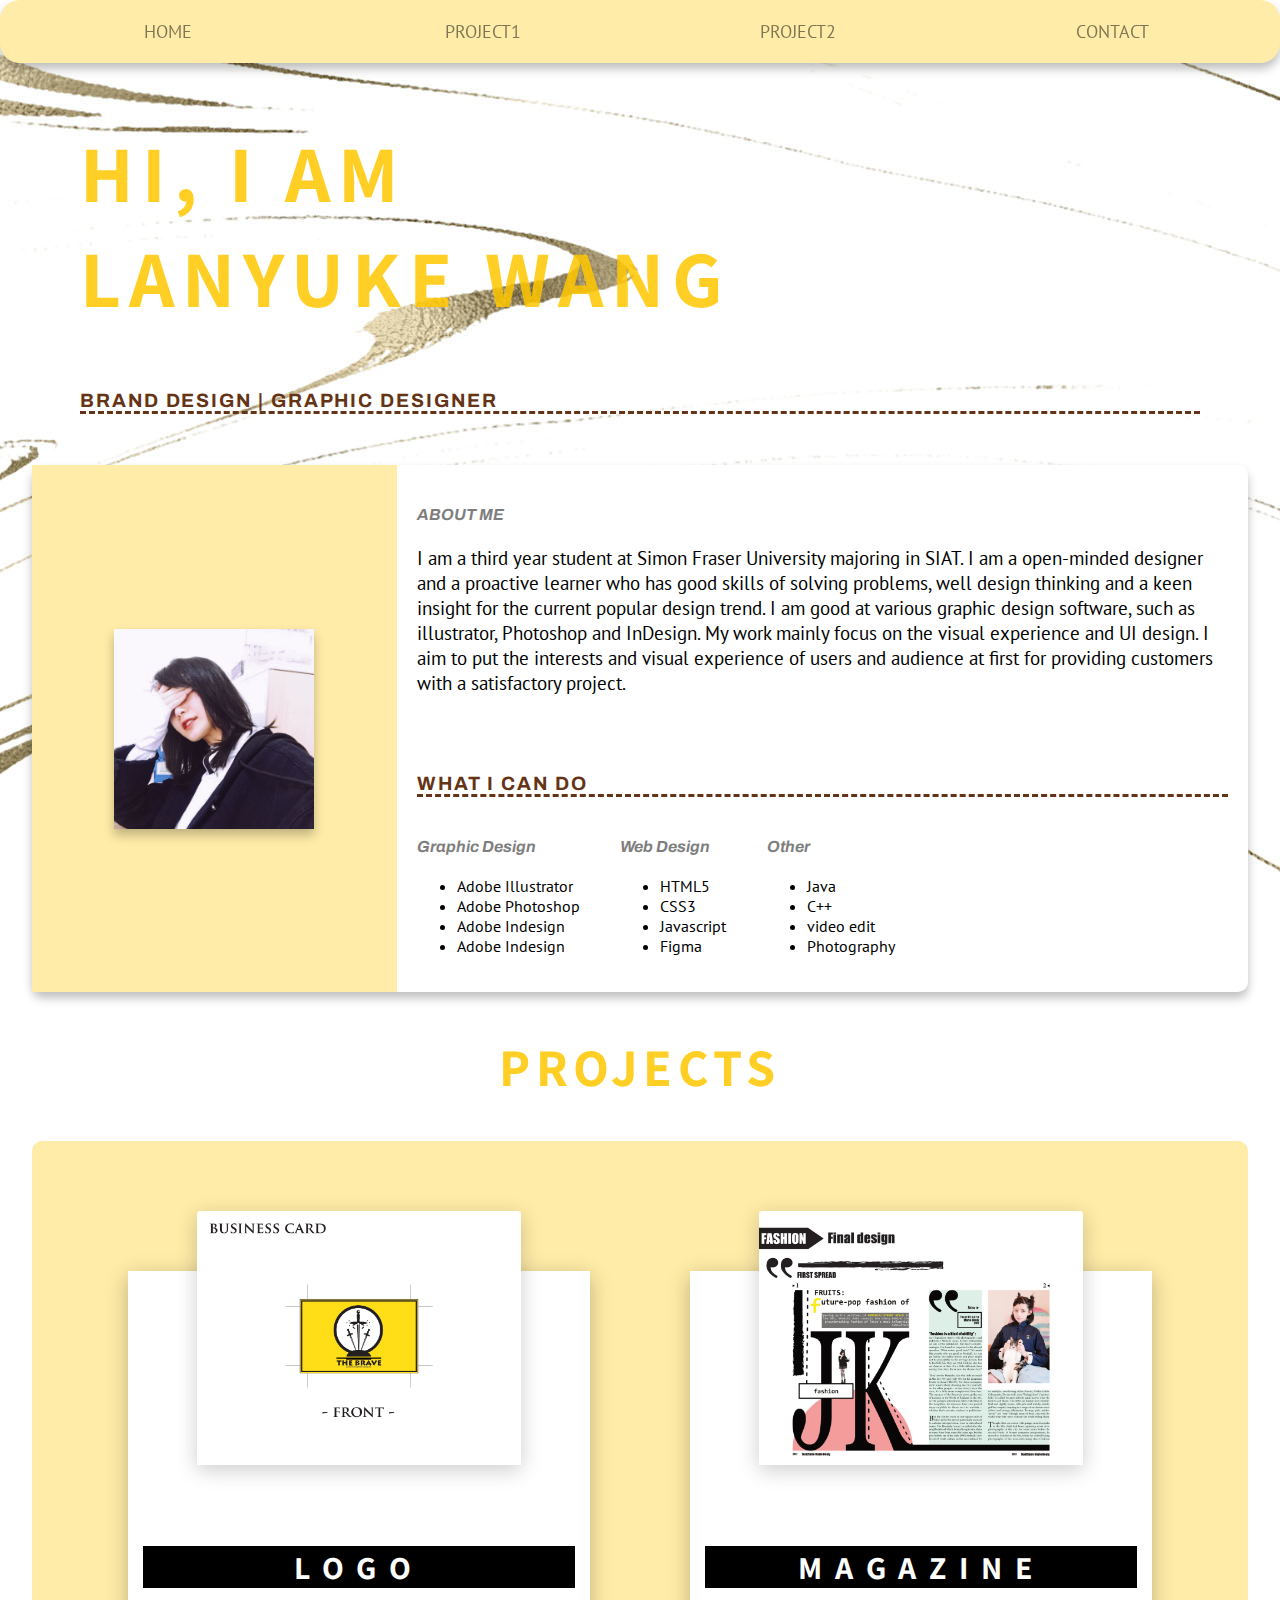
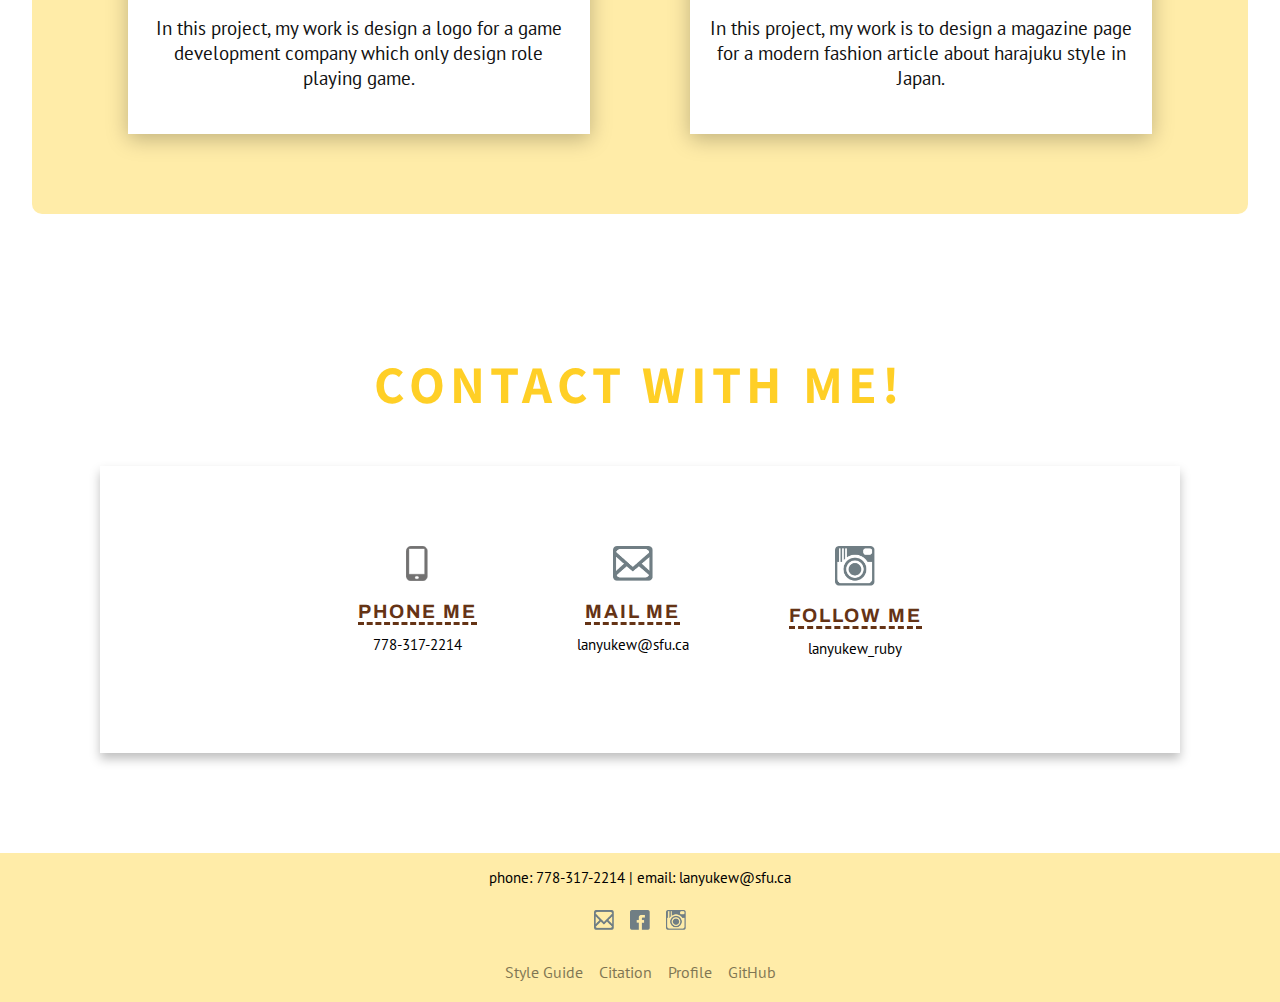
<file: index.html>
<!DOCTYPE html>
<html lang="en">

<head>

  <meta charset="utf-8">
  <title>HOME</title>
  <meta name="viewport" content="width=device-width, initial-scale=1.0">
  <link href="css/main.css" rel="stylesheet">
  <link href="css/interaction.css" rel="stylesheet">
  <link href="css/home.css" rel="stylesheet">
  <link href="css/contact.css" rel="stylesheet">


  <link href="https://fonts.googleapis.com/css2?family=PT+Sans:wght@400;700&display=swap" rel="stylesheet">
  <link href="https://fonts.googleapis.com/css2?family=Archivo:wght@400;500;600;700&family=Assistant:wght@200;300;400;600;700&display=swap" rel="stylesheet">

</head>

<body>



  <!-- =======Style guide Nav // -->
  <nav class="sg-nav">

    <!-- nav icon// -->
    <label for="sg-hamburger">▼</label>
    <input type="checkbox" id="sg-hamburger" />

    <!-- nav menu// -->
    <div class="nav-items">
      <a href="index.html" class="nav-link ">HOME</a>
      <a href="project1.html" class="nav-link">PROJECT1</a>
      <a href="project2.html" class="nav-link">PROJECT2</a>
      <a href="contact.html" class="nav-link">CONTACT</a>
    </div>

  </nav>


  <section class="sg-title">
  <div class="title">
				<h1><span class="sp-top">Hi, I am</span></h1>
				<h1><span class="sp-mid">Lanyuke Wang</span></h1>
        <h3><span class="sp-bottom">Brand design | Graphic Designer</span></h3>
	</div>
</section>


  <section class="container">
    <div class="left-box">
      <a href="index.html" class="img-link">
        <div class="img-frame">
          <img src="./img/bio.png" alt="image">
        </div>
      </a>
    </div>

    <div class="right-box">

      <h4 class="box-title">ABOUT ME</h4>
      <p>I am a third year student at Simon Fraser University majoring in SIAT.
        I am a open-minded designer and a proactive learner who has good skills
        of solving problems, well design thinking and a keen insight for the
        current popular design trend. I am good at various graphic design software,
        such as illustrator, Photoshop and InDesign. My work mainly focus on the
        visual experience and UI design. I aim to put the interests and visual
        experience of users and audience at first for providing customers with a
        satisfactory project.</p>
        <br><br>
        <h3>WHAT I CAN DO</h3>
        <div class="interest">

         <div class="box">
          <h4>Graphic Design</h4>
          <ul>
            <li>Adobe Illustrator
            <li>Adobe Photoshop
            <li>Adobe Indesign
           <li>Adobe Indesign
          </ul>
         </div>


         <div class="box">
          <h4>Web Design</h4>
          <ul>
            <li>HTML5
            <li>CSS3
            <li>Javascript
            <li>Figma
          </ul>
         </div>


         <div class="box">
          <h4>Other</h4>
          <ul>
            <li>Java
            <li>C++
            <li>video edit
            <li>Photography
          </ul>
         </div>
        </div>
    </div>
  </section>



  <h1 class="section-title">PROJECTS</h1>
  <section class="project">

      <a class="card" href="project1.html">
          <div class="imgBx">
              <img src="./img/project1/5.jpg" alt="">
          </div>
          <div class="content">
              <h2>LOGO</h2>
              <p>In this project, my work is design a logo for a game development company which
                only design role playing game.</p>
          </div>
      </a>

      <a class="card" href="project2.html">
          <div class="imgBx">
              <img src="./img/project2/15.jpg" alt="">
          </div>
          <div class="content">
              <h2>MAGAZINE</h2>
              <p>In this project, my work is to design a magazine page for a modern fashion
                article about harajuku style in Japan.</p>
          </div>
      </a>
  </section>



  <section class="contact">
    <h1> CONTACT WITH ME!</h1>

    <div class="option">
      <div class="box">
        <img src="./img/phone.png" alt="facebook">
        <h3>PHONE ME</h3>
        <p>778-317-2214</p>
      </div>

      <div class="box">
        <img src="./img/mail.png" alt="facebook">
        <h3>MAIL ME</h3>
        <p>lanyukew@sfu.ca</p>
      </div>

      <div class="box">
        <img src="./img/ins.png" alt="facebook">
        <h3>FOLLOW ME</h3>
        <p>lanyukew_ruby</p>
      </div>
    </div>
  </section>



  <footer>
    <p>phone: 778-317-2214 | email: lanyukew@sfu.ca</p>

    <div class="iconBox">
        <a href="mailto:lanyukew@sfu.ca" class="img-link"><img src="./img/mail.png" alt="mail"></a>
        <a href="https://www.facebook.com/lanyuke.wang" class="img-link"><img src="./img/facebook.png" alt="facebook"></a>
        <a href="https://www.instagram.com/lanyukew_ruby/" class="img-link"><img src="./img/ins.png" alt="instagram"></a>
    </div>

    <div class="linkBox">
        <a href="styleguide.html">Style Guide</a>
        <a href="citation.html">Citation</a>
        <a href="index.html">Profile</a>
        <a href="https://github.com/Ruby-iat339/P03-Portfolio-Web">GitHub</a>
    </div>
  </footer>
</body>

</html>
</file>
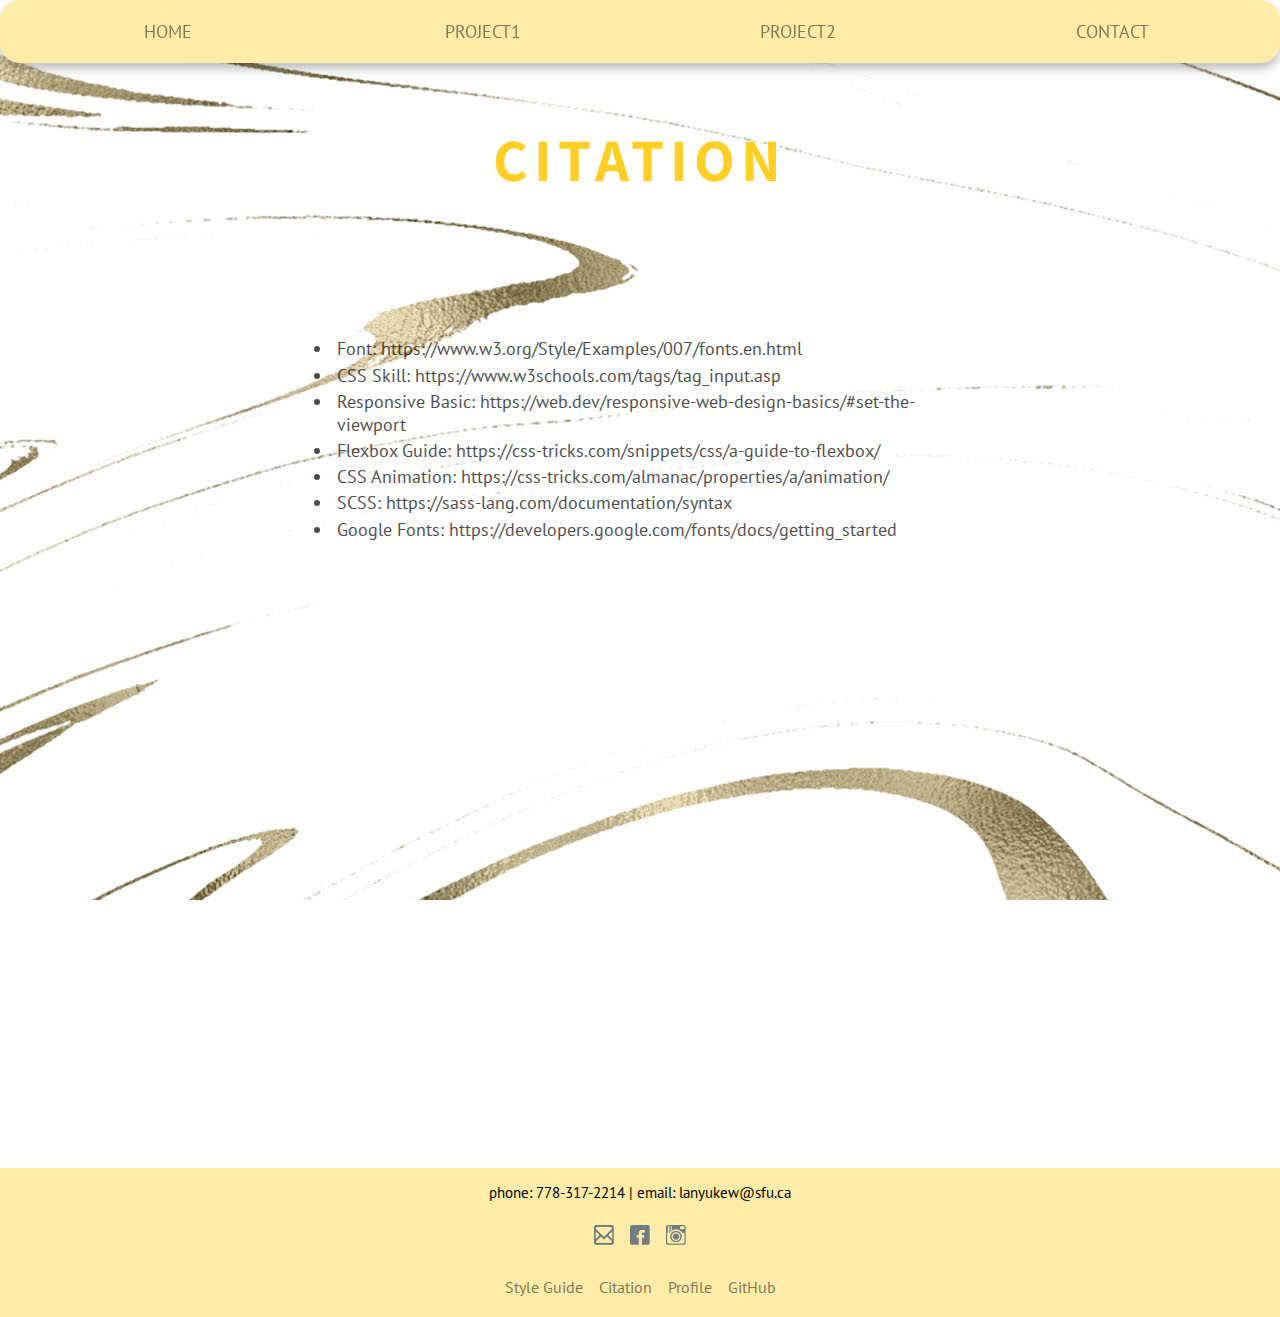
<file: citation.html>
<!DOCTYPE html>
<html lang="en">

<head>

    <meta charset="utf-8">
    <title>CITATION</title>
    <meta name="viewport" content="width=device-width, initial-scale=1.0">
    <link href="css/main.css" rel="stylesheet">
    <link href="css/interaction.css" rel="stylesheet">
    <link href="css/contact.css" rel="stylesheet">
    <link href="css/citation.css" rel="stylesheet">



    <link href="https://fonts.googleapis.com/css2?family=PT+Sans:wght@400;700&display=swap" rel="stylesheet">
    <link href="https://fonts.googleapis.com/css2?family=Archivo:wght@400;500;600;700&family=Assistant:wght@200;300;400;600;700&display=swap" rel="stylesheet">

</head>

<body>



        <!-- =======Style guide Nav // -->
        <nav class="sg-nav">

            <!-- nav icon// -->
            <label for="sg-hamburger">▼</label>
            <input type="checkbox" id="sg-hamburger" />

            <!-- nav menu// -->
            <div class="nav-items">
              <a href="index.html" class="nav-link ">HOME</a>
              <a href="project1.html" class="nav-link">PROJECT1</a>
              <a href="project2.html" class="nav-link">PROJECT2</a>
              <a href="contact.html" class="nav-link">CONTACT</a>
            </div>

        </nav>


        <h1 class="sg-title"> CITATION</h1>
        <section class="citation">
            <ul>
                <li>Font: https://www.w3.org/Style/Examples/007/fonts.en.html</li>
                <li>CSS Skill: https://www.w3schools.com/tags/tag_input.asp</li>
                <li>Responsive Basic: https://web.dev/responsive-web-design-basics/#set-the-viewport</li>
                <li>Flexbox Guide: https://css-tricks.com/snippets/css/a-guide-to-flexbox/</li>
                <li>CSS Animation: https://css-tricks.com/almanac/properties/a/animation/</li>
                <li>SCSS: https://sass-lang.com/documentation/syntax</li>
                <li>Google Fonts: https://developers.google.com/fonts/docs/getting_started</li>
            </ul>

        </section>




        <footer>
            <p>phone: 778-317-2214 | email: lanyukew@sfu.ca</p>

            <div class="iconBox">
                <a href="mailto:lanyukew@sfu.ca" class="img-link"><img src="./img/mail.png" alt="mail"></a>
                <a href="https://www.facebook.com/lanyuke.wang" class="img-link"><img src="./img/facebook.png" alt="facebook"></a>
                <a href="https://www.instagram.com/lanyukew_ruby/" class="img-link"><img src="./img/ins.png" alt="instagram"></a>
            </div>

            <div class="linkBox">
                <a href="styleguide.html">Style Guide</a>
                <a href="citation.html">Citation</a>
                <a href="index.html">Profile</a>
                <a href="https://github.com/Ruby-iat339/P03-Portfolio-Web">GitHub</a>
            </div>
        </footer>
    </body></html>
</file>
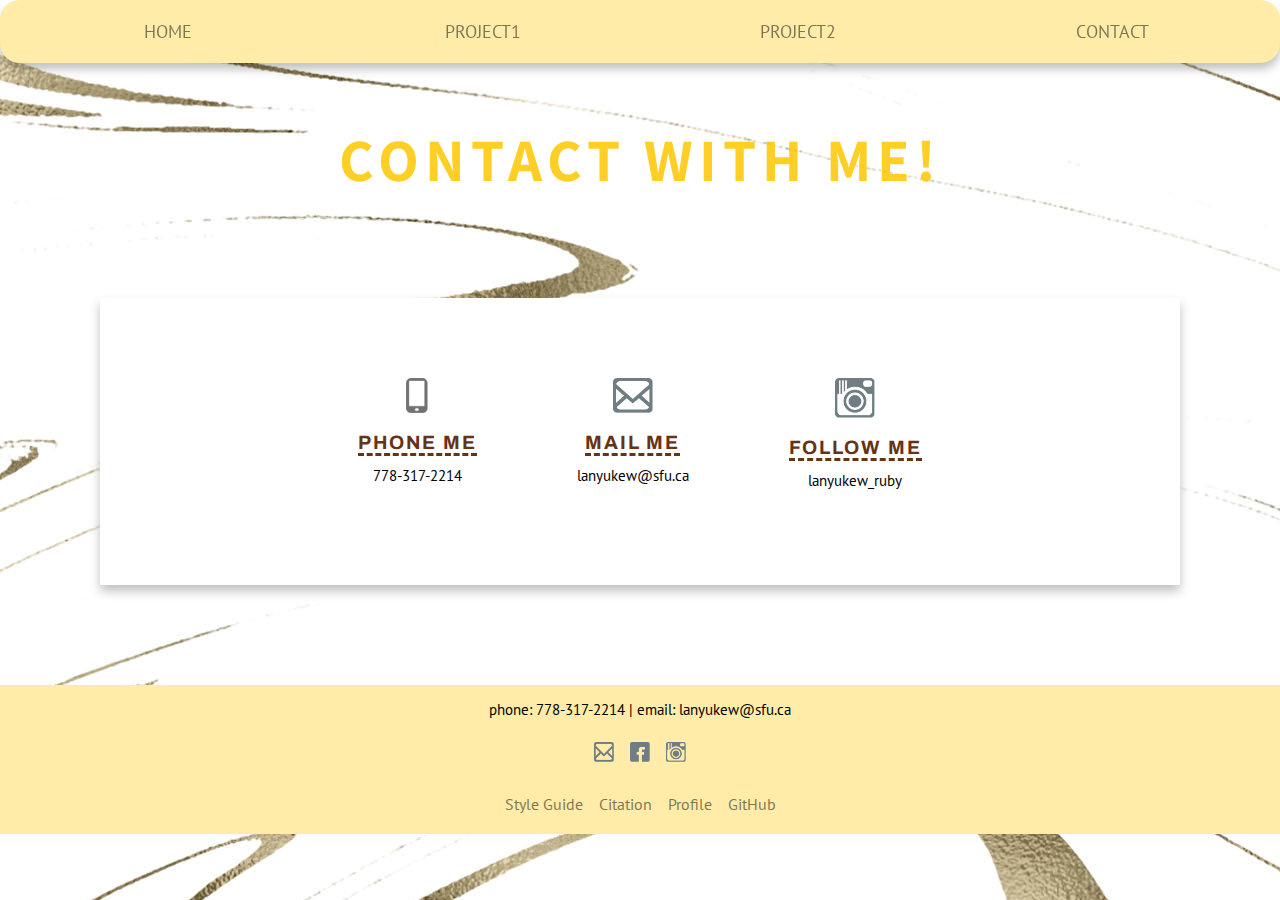
<file: contact.html>
<!DOCTYPE html>
<html lang="en">

<head>

    <meta charset="utf-8">
    <title>CONTACT</title>
    <meta name="viewport" content="width=device-width, initial-scale=1.0">
    <link href="css/main.css" rel="stylesheet">
    <link href="css/interaction.css" rel="stylesheet">
    <link href="css/contact.css" rel="stylesheet">



    <link href="https://fonts.googleapis.com/css2?family=PT+Sans:wght@400;700&display=swap" rel="stylesheet">
    <link href="https://fonts.googleapis.com/css2?family=Archivo:wght@400;500;600;700&family=Assistant:wght@200;300;400;600;700&display=swap" rel="stylesheet">

</head>

<body>



        <!-- =======Style guide Nav // -->
        <nav class="sg-nav">

            <!-- nav icon// -->
            <label for="sg-hamburger">▼</label>
            <input type="checkbox" id="sg-hamburger" />

            <!-- nav menu// -->
            <div class="nav-items">
              <a href="index.html" class="nav-link ">HOME</a>
              <a href="project1.html" class="nav-link">PROJECT1</a>
              <a href="project2.html" class="nav-link">PROJECT2</a>
              <a href="contact.html" class="nav-link">CONTACT</a>
            </div>

        </nav>

        <h1 class="sg-title"> CONTACT WITH ME!</h1>

        <section class = "contact">


          <div class = "option">
          <div class = "box">
            <img src="./img/phone.png" alt="facebook">
            <h3>PHONE ME</h3>
            <p>778-317-2214</p>
          </div>

          <div class = "box">
            <img src="./img/mail.png" alt="facebook">
              <a href="mailto:lanyukew@sfu.ca"><h3>MAIL ME</h3></a>
            <p>lanyukew@sfu.ca</p>
          </div>

          <div class = "box">
            <img src="./img/ins.png" alt="facebook">
            <a href="https://www.instagram.com/lanyukew_ruby/"> <h3>FOLLOW ME</h3></a>
            <p>lanyukew_ruby</p>
          </div>
        </div>
        </section>




        <footer>
            <p>phone: 778-317-2214 | email: lanyukew@sfu.ca</p>

            <div class="iconBox">
                <a href="mailto:lanyukew@sfu.ca" class="img-link"><img src="./img/mail.png" alt="mail"></a>
                <a href="https://www.facebook.com/lanyuke.wang" class="img-link"><img src="./img/facebook.png" alt="facebook"></a>
                <a href="https://www.instagram.com/lanyukew_ruby/" class="img-link"><img src="./img/ins.png" alt="instagram"></a>
            </div>

            <div class="linkBox">
                <a href="styleguide.html">Style Guide</a>
                <a href="citation.html">Citation</a>
                <a href="index.html">Profile</a>
                <a href="https://github.com/Ruby-iat339/P03-Portfolio-Web">GitHub</a>
            </div>
        </footer>
    </body></html>
</file>
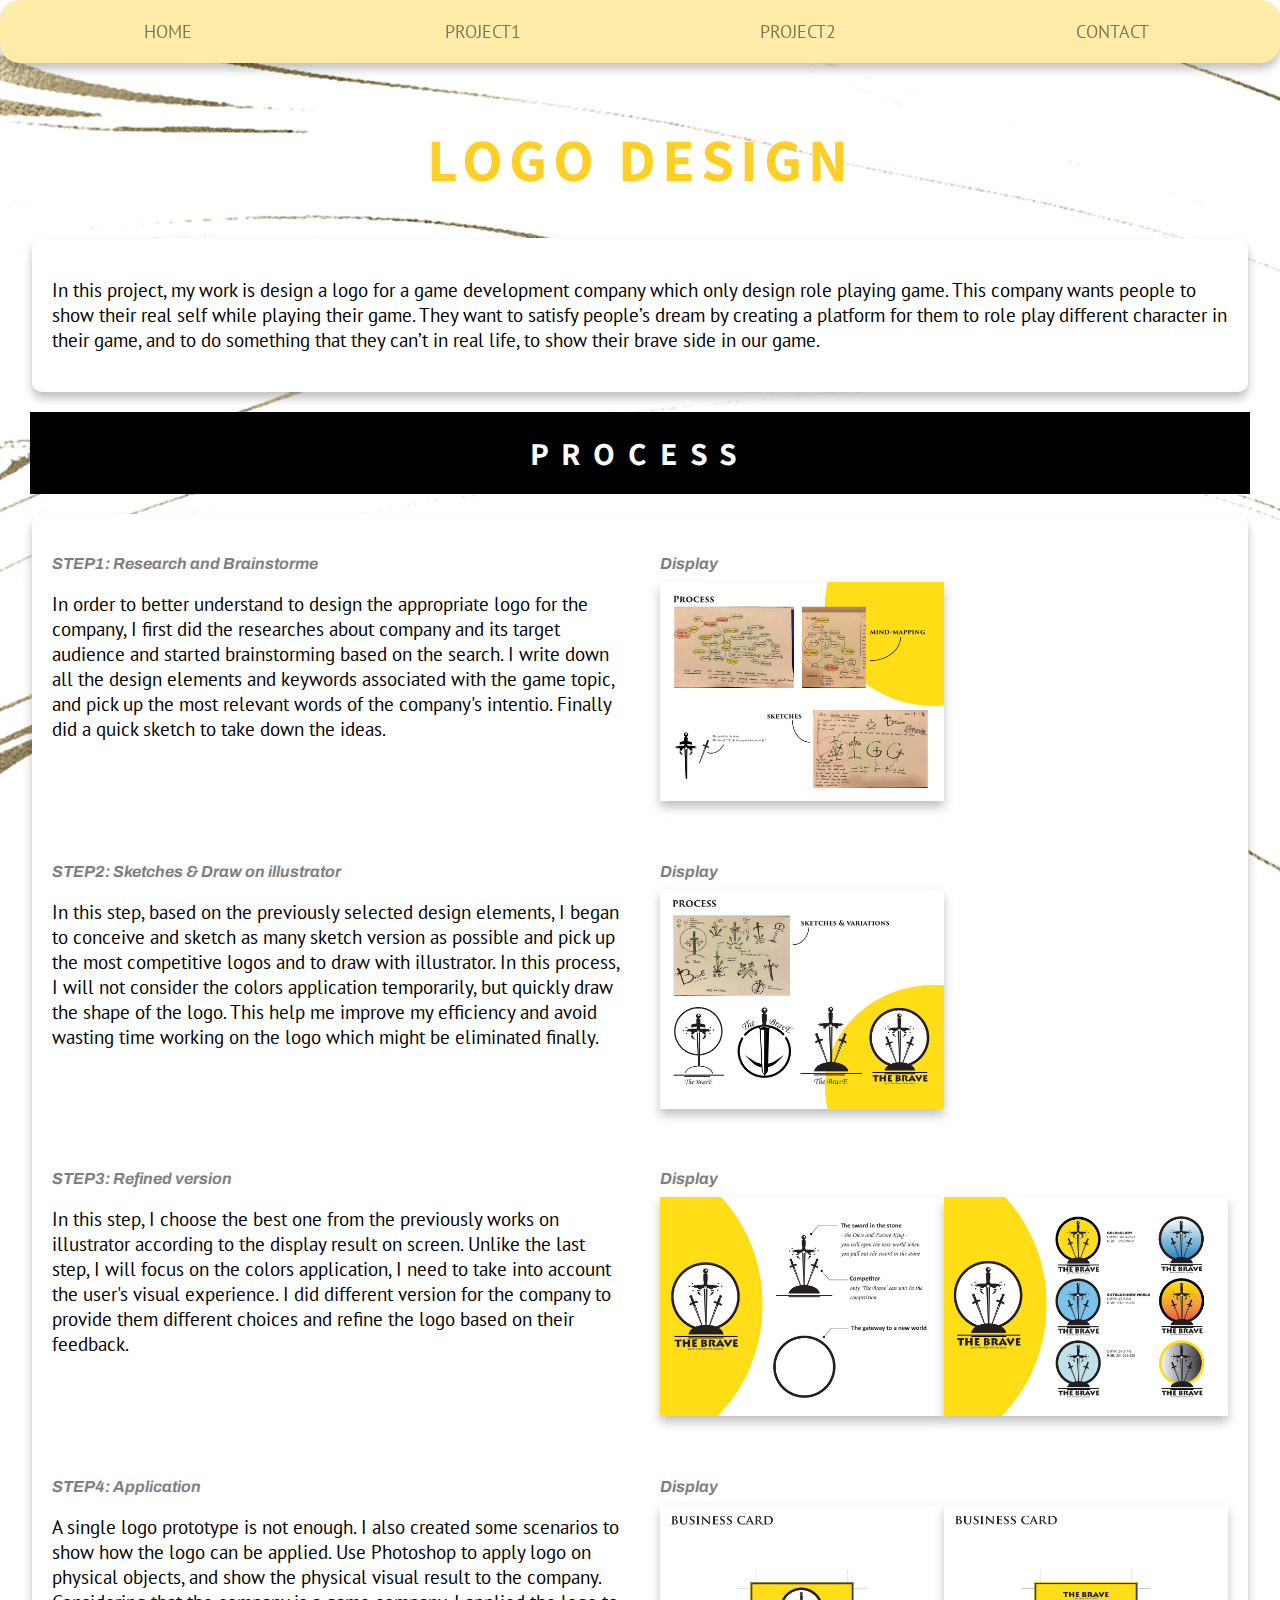
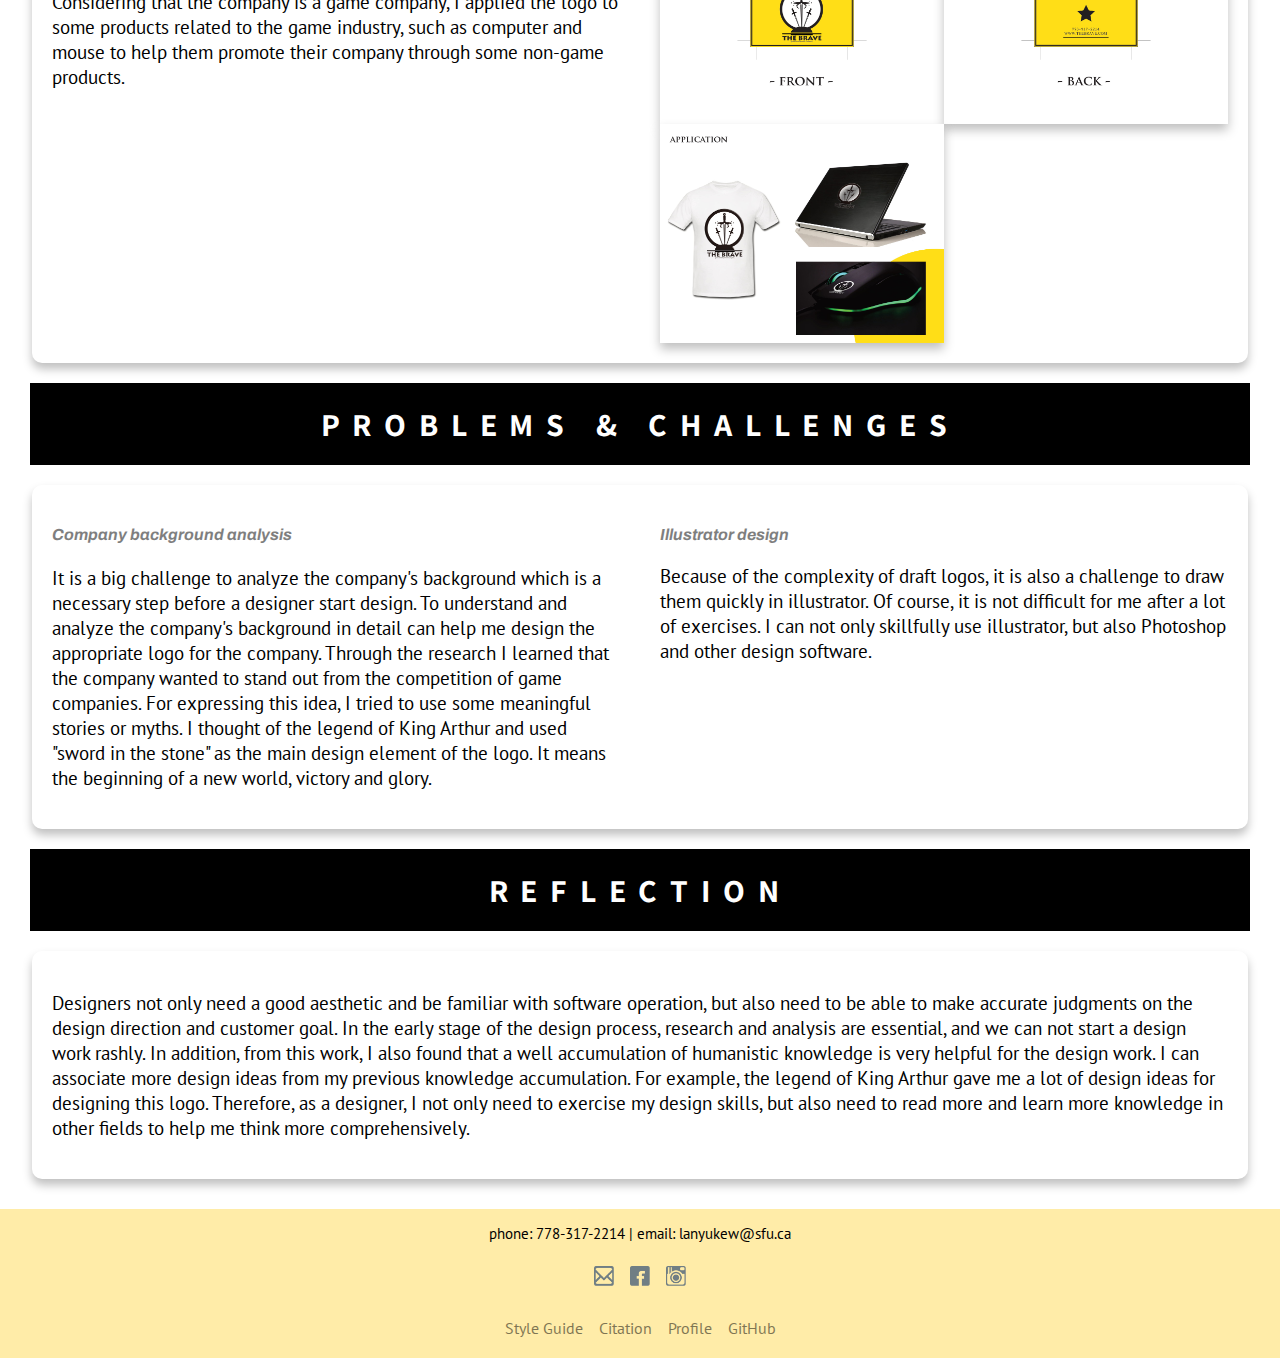
<file: project1.html>
<!DOCTYPE html>
<html lang="en">

<head>

    <meta charset="utf-8">
    <title>PROJECT1</title>
    <meta name="viewport" content="width=device-width, initial-scale=1.0">
    <link href="css/main.css" rel="stylesheet">
    <link href="css/interaction.css" rel="stylesheet">
    <link href="css/grid.css" rel="stylesheet">



    <link href="https://fonts.googleapis.com/css2?family=PT+Sans:wght@400;700&display=swap" rel="stylesheet">
    <link href="https://fonts.googleapis.com/css2?family=Archivo:wght@400;500;600;700&family=Assistant:wght@200;300;400;600;700&display=swap" rel="stylesheet">

</head>

<body>




      <!-- =======Style guide Nav // -->
      <nav class="sg-nav">

          <!-- nav icon// -->
          <label for="sg-hamburger">▼</label>
          <input type="checkbox" id="sg-hamburger" />

          <!-- nav menu// -->
          <div class="nav-items">
            <a href="index.html" class="nav-link ">HOME</a>
            <a href="project1.html" class="nav-link">PROJECT1</a>
            <a href="project2.html" class="nav-link">PROJECT2</a>
            <a href="contact.html" class="nav-link">CONTACT</a>
          </div>

      </nav>




    <h1 class="sg-title">LOGO DESIGN</h1>



      <!-- PROJECT // -->
      <section id="projects" class="text_elements">


            <section class="container">
                <div class="right-part-box">
                  <p>In this project, my work is design a logo for a game development company which
                    only design role playing game. This company wants people to show their real self
                    while playing their game. They want to satisfy people’s dream by creating a platform
                    for them to role play different character in their game, and to do something that
                    they can’t in real life, to show their brave side in our game. </p>
                </div>
            </section>


          <h2 class="section-title">PROCESS</h2>
          <section class="container">



              <div class="left-part-box">
                  <h4 class="code-render-title">STEP1: Research and Brainstorme</h4>

                <p>In order to better understand to design the appropriate logo for the company,
                  I first did the researches about company and its target audience and started
                  brainstorming based on the search. I write down all the design elements and
                  keywords associated with the game topic, and pick up the most relevant words
                  of the company's intentio. Finally did a quick sketch to take down the ideas.</p>
                </div>

              <div class="right-part-box">
                <h4 class="code-render-title">Display</h4>
                  <div class="sample-heading">
                    <img src="./img/project1/1.jpg" alt="platte" class="project_img">
                  </div>
              </div>

              <div class="left-part-box">
                  <h4 class="code-render-title">STEP2: Sketches & Draw on illustrator</h4>

                <p>In this step, based on the previously selected design elements, I began to conceive
                  and sketch as many sketch version as possible and pick up the most competitive logos
                  and to draw with illustrator. In this process, I will not consider the colors
                  application temporarily, but quickly draw the shape of the logo. This help me improve
                  my efficiency and avoid wasting time working on the logo which might be eliminated finally.</p>
                </div>

              <div class="right-part-box">
                <h4 class="code-render-title">Display</h4>
                  <div class="sample-heading">
                    <img src="./img/project1/2.jpg" alt="platte" class="project_img">
                  </div>
              </div>

              <div class="left-part-box">
                  <h4 class="code-render-title">STEP3: Refined version</h4>

                <p>In this step, I choose the best one from the previously works on illustrator according to
                  the display result on screen. Unlike the last step, I will focus on the colors application,
                  I need to take into account the user's visual experience. I did different version for the
                  company to provide them different choices and refine the logo based on their feedback.</p>
                </div>

              <div class="right-part-box">
                <h4 class="code-render-title">Display</h4>
                  <div class="sample-heading">
                    <img src="./img/project1/3.jpg" alt="platte" class="project_img">
                    <img src="./img/project1/4.jpg" alt="platte" class="project_img">
                  </div>
              </div>

              <div class="left-part-box">
                  <h4 class="code-render-title">STEP4: Application</h4>
                <p>A single logo prototype is not enough. I also created some scenarios to show how the logo
                  can be applied. Use Photoshop to apply logo on physical objects, and show the physical visual
                  result to the company. Considering that the company is a game company, I applied the logo to
                  some products related to the game industry, such as computer and mouse to help them promote
                  their company through some non-game products.</p>
                </div>

              <div class="right-part-box">
                <h4 class="code-render-title">Display</h4>
                  <div class="sample-heading">
                    <img src="./img/project1/5.jpg" alt="platte" class="project_img">
                    <img src="./img/project1/6.jpg" alt="platte" class="project_img">
                    <img src="./img/project1/7.jpg" alt="platte" class="project_img">
                  </div>
              </div>
          </section>
      </section>








          <h2 class="section-title">PROBLEMS & CHALLENGES</h2>

          <section class="container">

              <div class="right-part-box">
                <h4 >Company background analysis</h4>
                <p>It is a big challenge to analyze the company's background which is a necessary
                  step before a designer start design. To understand and analyze the company's
                  background in detail can help me design the appropriate logo for the company.
                  Through the research I learned that the company wanted to stand out from the
                  competition of game companies. For expressing this idea, I tried to use some
                  meaningful stories or myths. I thought of the legend of King Arthur and used
                  "sword in the stone" as the main design element of the logo. It means the
                  beginning of a new world, victory and glory. </p>
              </div>



              <div class="right-part-box">
                  <h4 class="code-render-title">Illustrator design</h4>
                <p>Because of the complexity of draft logos, it is also a challenge to draw them
                  quickly in illustrator. Of course, it is not difficult for me after a lot of
                  exercises. I can not only skillfully use illustrator, but also Photoshop and
                  other design software.</p>
              </div>
          </section>





          <h2 class="section-title">REFLECTION</h2>

          <section class="container">
              <div class="right-part-box">

                <p>Designers not only need a good aesthetic and be familiar with software operation,
                  but also need to be able to make accurate judgments on the design direction and
                  customer goal. In the early stage of the design process, research and analysis
                  are essential, and we can not start a design work rashly. In addition, from this work,
                  I also found that a well accumulation of humanistic knowledge is very helpful for the
                  design work. I can associate more design ideas from my previous knowledge accumulation.
                  For example, the legend of King Arthur gave me a lot of design ideas for designing this
                  logo. Therefore, as a designer, I not only need to exercise my design skills, but also
                  need to read more and learn more knowledge in other fields to help me think more
                  comprehensively.</p>
              </div>
          </section>






      <footer>
          <p>phone: 778-317-2214 | email: lanyukew@sfu.ca</p>

          <div class="iconBox">
              <a href="mailto:lanyukew@sfu.ca" class="img-link"><img src="./img/mail.png" alt="mail"></a>
              <a href="https://www.facebook.com/lanyuke.wang" class="img-link"><img src="./img/facebook.png" alt="facebook"></a>
              <a href="https://www.instagram.com/lanyukew_ruby/" class="img-link"><img src="./img/ins.png" alt="instagram"></a>
          </div>

          <div class="linkBox">
              <a href="styleguide.html">Style Guide</a>
              <a href="citation.html">Citation</a>
              <a href="index.html">Profile</a>
              <a href="https://github.com/Ruby-iat339/P03-Portfolio-Web">GitHub</a>
          </div>
      </footer>
</body></html>
</file>
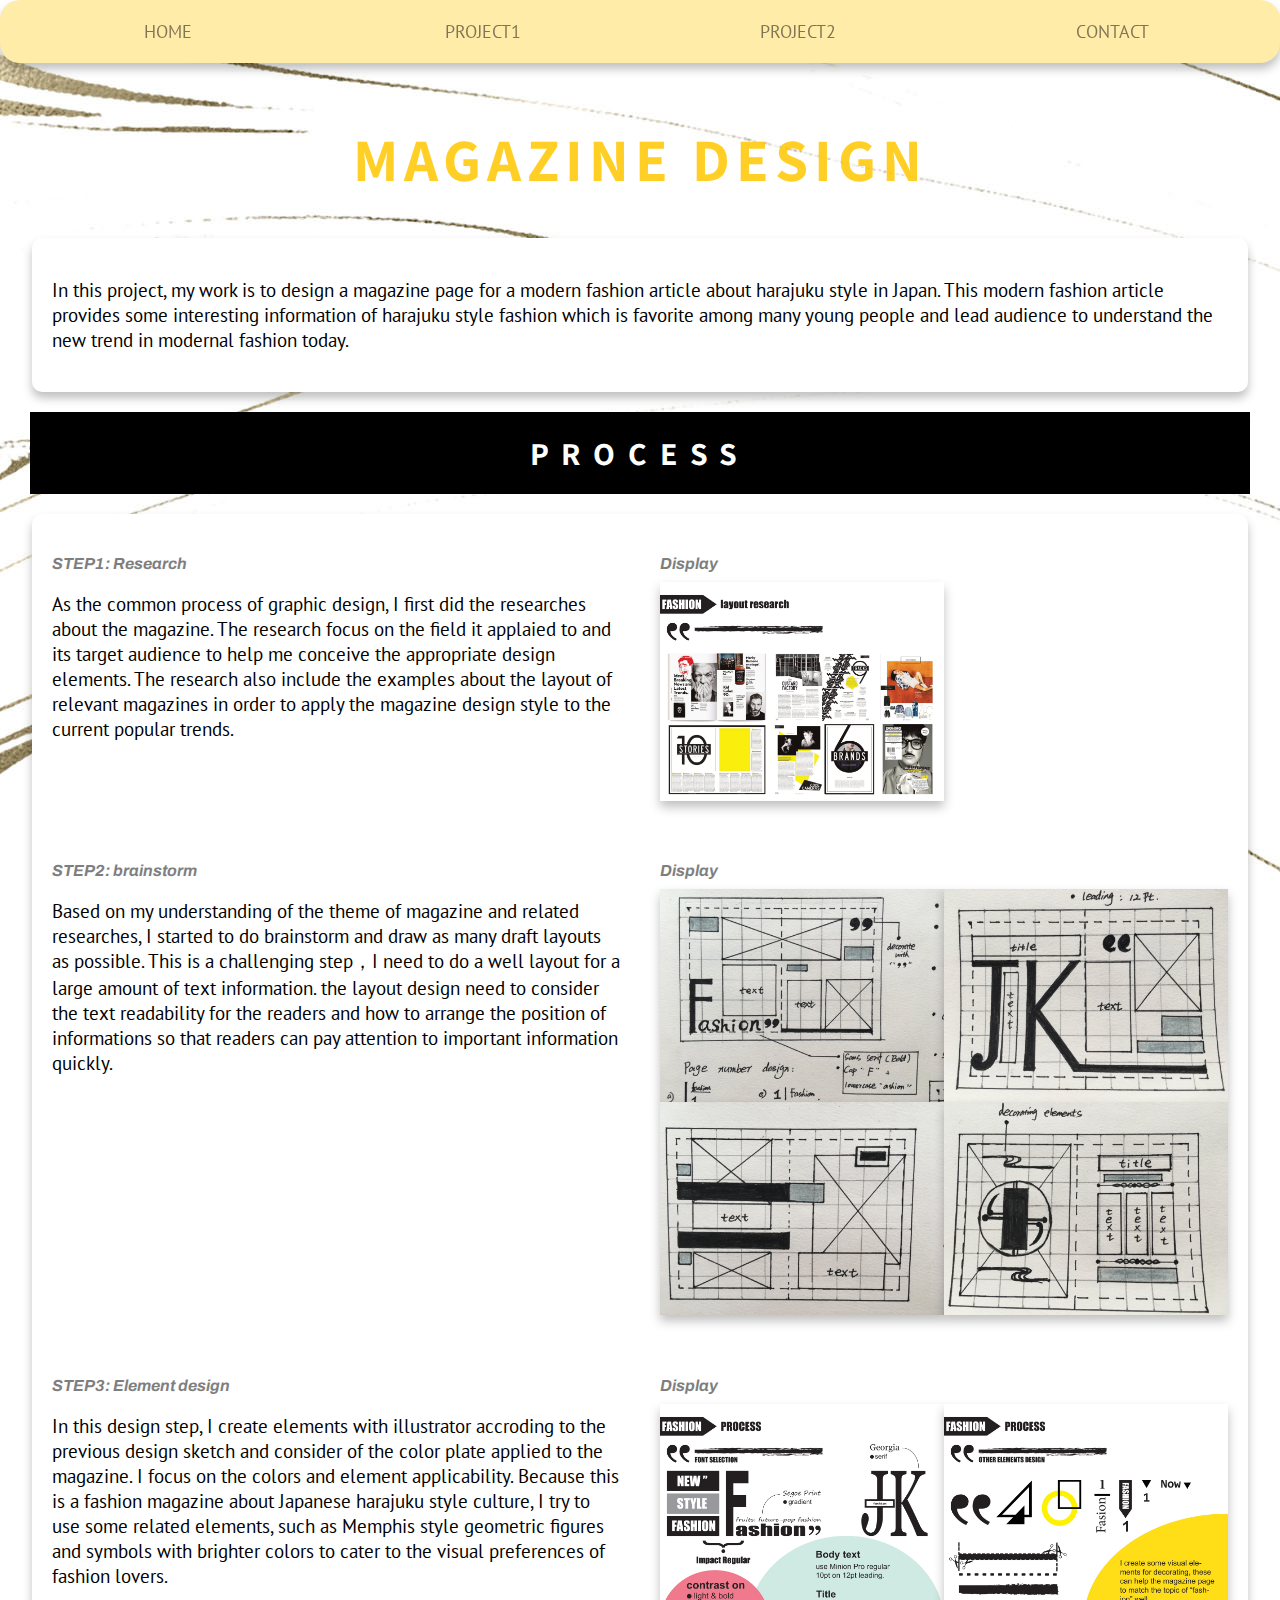
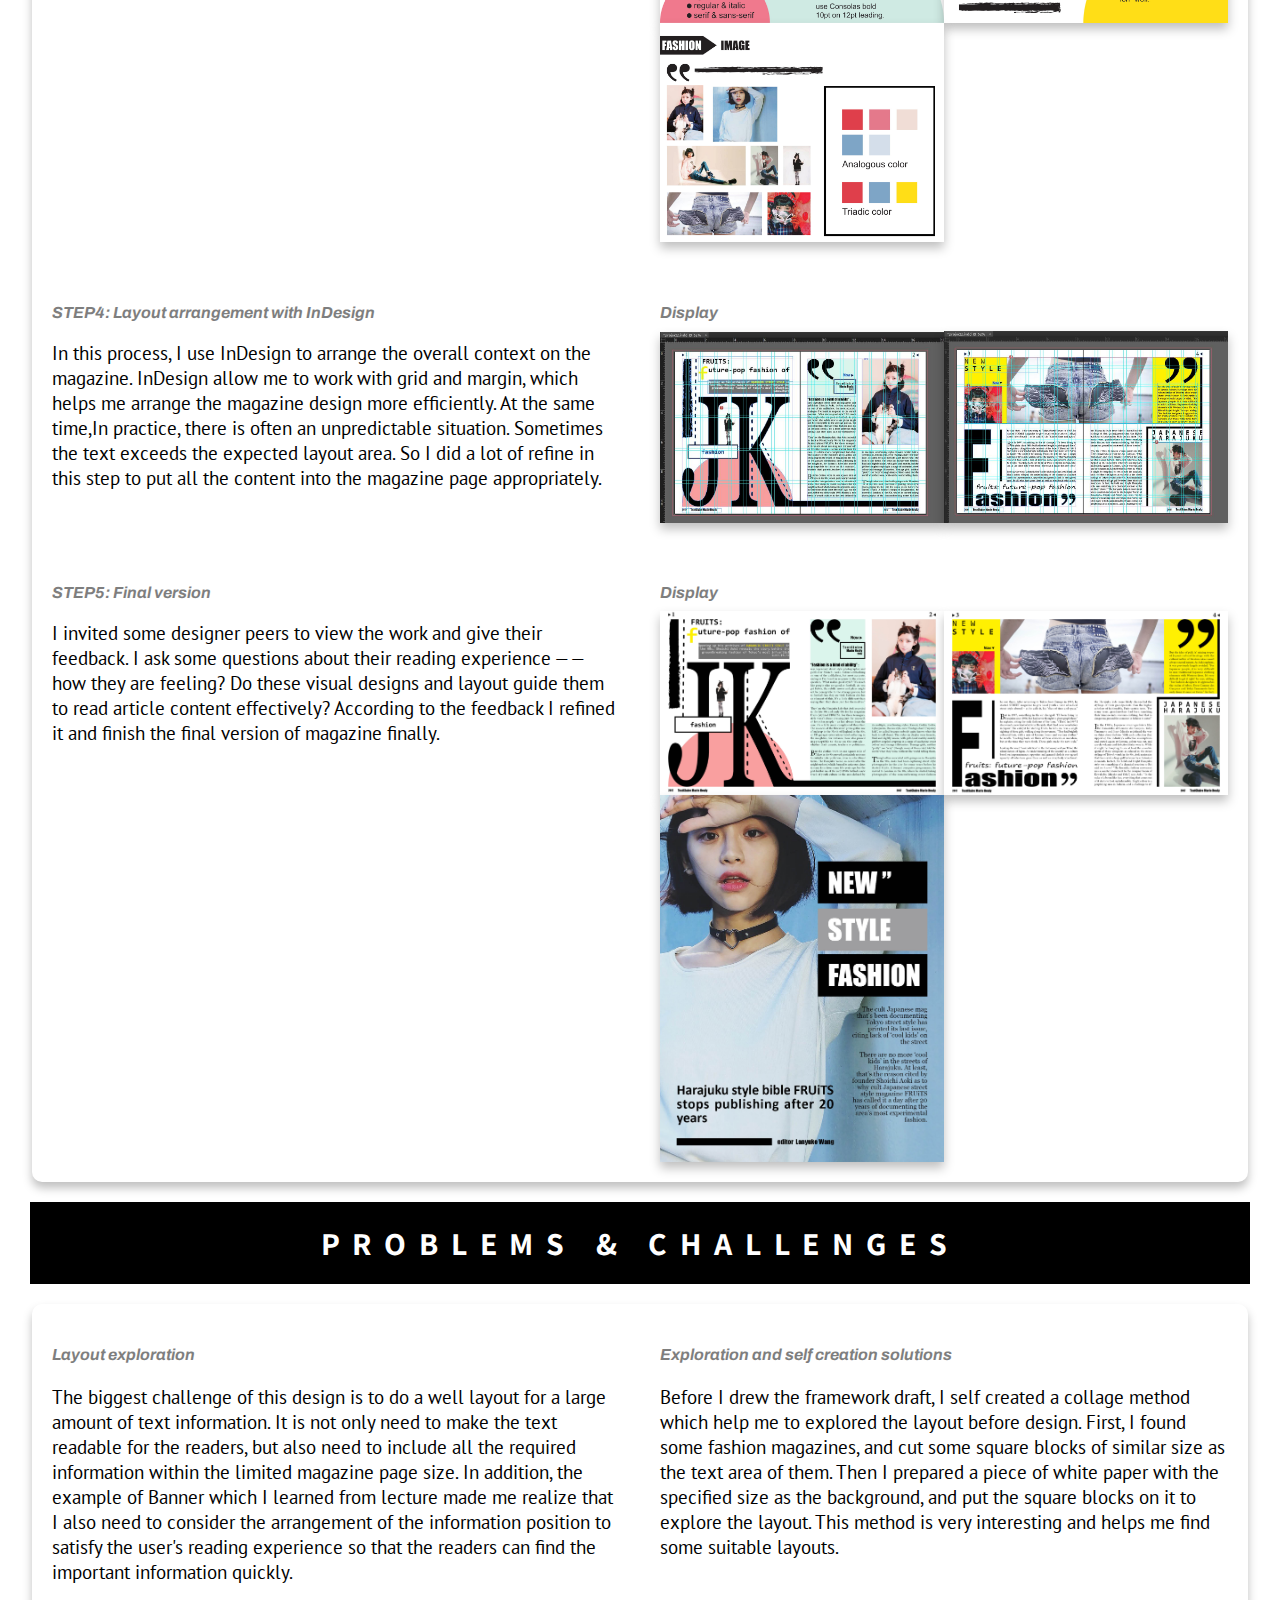
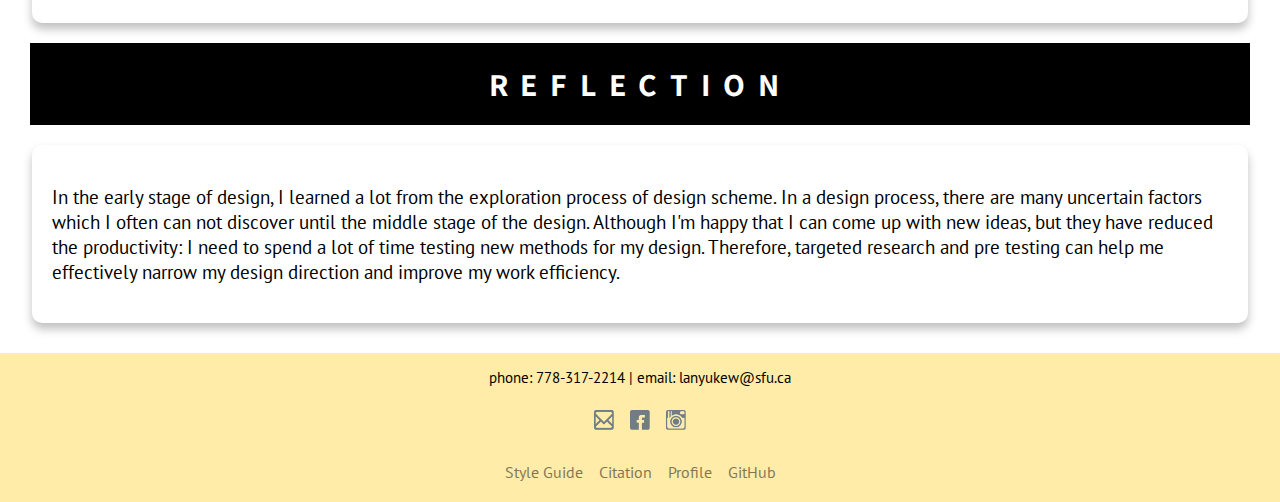
<file: project2.html>
<!DOCTYPE html>
<html lang="en">

<head>

    <meta charset="utf-8">
    <title>PROJECT2</title>
    <meta name="viewport" content="width=device-width, initial-scale=1.0">
    <link href="css/main.css" rel="stylesheet">
    <link href="css/interaction.css" rel="stylesheet">
    <link href="css/grid.css" rel="stylesheet">



    <link href="https://fonts.googleapis.com/css2?family=PT+Sans:wght@400;700&display=swap" rel="stylesheet">
    <link href="https://fonts.googleapis.com/css2?family=Archivo:wght@400;500;600;700&family=Assistant:wght@200;300;400;600;700&display=swap" rel="stylesheet">

</head>

<body>





        <!-- =======Style guide Nav // -->
        <nav class="sg-nav">

            <!-- nav icon// -->
            <label for="sg-hamburger">▼</label>
            <input type="checkbox" id="sg-hamburger" />

            <!-- nav menu// -->
            <div class="nav-items">
              <a href="index.html" class="nav-link ">HOME</a>
              <a href="project1.html" class="nav-link">PROJECT1</a>
              <a href="project2.html" class="nav-link">PROJECT2</a>
              <a href="contact.html" class="nav-link">CONTACT</a>
            </div>

        </nav>




    <h1 class="sg-title">MAGAZINE DESIGN</h1>




      <!-- PROJECT // -->
      <section id="projects" class="text_elements">
        <section class="container">
            <div class="right-part-box">
              <p>In this project, my work is to design a magazine page for a modern fashion
                article about harajuku style in Japan. This modern fashion article provides
                some interesting information of harajuku style fashion which is favorite among
                many young people and lead audience to understand the new trend in modernal
                fashion today. </p>
            </div>
        </section>


          <h2 class="section-title">PROCESS</h2>
          <section class="container">
              <div class="left-part-box">
                  <h4 class="code-render-title">STEP1: Research</h4>

                <p>As the common process of graphic design,  I first did the researches about
                  the magazine. The research focus on the field it applaied to and its target
                  audience to help me conceive the appropriate design elements. The research
                  also include the examples about the layout of relevant magazines in order
                  to apply the magazine design style to the current popular trends.</p>
                </div>


              <div class="right-part-box">
                <h4 class="code-render-title">Display</h4>
                  <div class="sample-heading">
                    <img src="./img/project2/2.jpg" alt="platte" class="project_img">
                  </div>
              </div>

              <div class="left-part-box">
                  <h4 class="code-render-title">STEP2: brainstorm</h4>

                <p>Based on my understanding of the theme of magazine and related researches, I
                  started to do brainstorm and draw as many draft layouts as possible. This is a
                  challenging step，I need to do a well layout for a large amount of text information.
                  the layout design need to consider the text readability for the readers and how to
                  arrange the position of informations so that readers can pay attention to important
                  information quickly.</p>
                </div>

              <div class="right-part-box">
                <h4 class="code-render-title">Display</h4>
                  <div class="sample-heading">
                    <img src="./img/project2/3.jpg" alt="platte" class="project_img">
                    <img src="./img/project2/4.jpg" alt="platte" class="project_img">
                    <img src="./img/project2/5.jpg" alt="platte" class="project_img">
                    <img src="./img/project2/6.jpg" alt="platte" class="project_img">
                  </div>
              </div>

              <div class="left-part-box">
                  <h4 class="code-render-title">STEP3: Element design</h4>

                <p>In this design step, I create elements with illustrator accroding to the previous design sketch and
                  consider of the color plate applied to the magazine. I focus on the colors and element applicability.
                  Because this is a fashion magazine about Japanese harajuku style culture, I try to use some related
                  elements, such as Memphis style geometric figures and symbols with brighter colors to cater to the
                  visual preferences of fashion lovers.</p>
                </div>

              <div class="right-part-box">
                <h4 class="code-render-title">Display</h4>
                  <div class="sample-heading">
                    <img src="./img/project2/7.jpg" alt="platte" class="project_img">
                    <img src="./img/project2/8.jpg" alt="platte" class="project_img">
                    <img src="./img/project2/9.jpg" alt="platte" class="project_img">
                  </div>
              </div>

              <div class="left-part-box">
                  <h4 class="code-render-title">STEP4: Layout arrangement with InDesign</h4>
                <p>In this process, I use InDesign to arrange the overall context on the magazine. InDesign allow me
                  to work with grid and margin, which helps me arrange the magazine design more efficiently. At the
                  same time,In practice, there is often an unpredictable situation. Sometimes the text exceeds the
                  expected layout area. So I did a lot of refine in this step to put all the content into the magazine
                  page appropriately.</p>
                </div>

              <div class="right-part-box">
                <h4 class="code-render-title">Display</h4>
                  <div class="sample-heading">
                    <img src="./img/project2/10.jpg" alt="platte" class="project_img">
                    <img src="./img/project2/11.jpg" alt="platte" class="project_img">
                  </div>
              </div>

              <div class="left-part-box">
                  <h4 class="code-render-title">STEP5: Final version</h4>
                <p>I invited some designer peers to view the work and give their feedback. I ask some questions about
                  their reading experience —— how they are feeling? Do these visual designs and layout guide them to
                  read article content effectively? According to the feedback I refined it and finish the final version
                  of magazine finally. </p>
                </div>

              <div class="right-part-box">
                <h4 class="code-render-title">Display</h4>
                  <div class="sample-heading">

                    <img src="./img/project2/13.jpg" alt="platte" class="project_img">
                    <img src="./img/project2/14.jpg" alt="platte" class="project_img">
                    <img src="./img/project2/12.jpg" alt="platte" class="project_img">
                  </div>
              </div>


          </section>
      </section>




      <h2 class="section-title">PROBLEMS & CHALLENGES</h2>

      <section class="container">

          <div class="right-part-box">
            <h4 >Layout exploration</h4>
            <p>The biggest challenge of this design is to do a well layout for a large amount
              of text information. It is not only need to make the text readable for the readers,
              but also need to include all the required information within the limited magazine
              page size. In addition, the example of Banner which I learned from lecture made me
              realize that I also need to consider the arrangement of the information position to
              satisfy the user's reading experience so that the readers can find the important
              information quickly.</p>
            </div>
              <div class="right-part-box">
              <h4 >Exploration and self creation solutions</h4>
              <p>Before I drew the framework draft, I self created a collage method which
              help me to explored the layout before design. First, I found some fashion magazines,
              and cut some square blocks of similar size as the text area of them. Then I prepared
              a piece of white paper with the specified size as the background, and put the square
              blocks on it to explore the layout. This method is very interesting and helps me find
              some suitable layouts.</p>
          </div>
      </section>





      <h2 class="section-title">REFLECTION</h2>

      <section class="container">
          <div class="right-part-box">

            <p>In the early stage of design, I learned a lot from the exploration process of design scheme.
              In a design process, there are many uncertain factors which I often can not discover until the
              middle stage of the design. Although I'm happy that I can come up with new ideas, but they have
              reduced the productivity: I need to spend a lot of time testing new methods for my design.
              Therefore, targeted research and pre testing can help me effectively narrow my design direction
              and improve my work efficiency.</p>
          </div>
      </section>




      <footer>
          <p>phone: 778-317-2214 | email: lanyukew@sfu.ca</p>

          <div class="iconBox">
              <a href="mailto:lanyukew@sfu.ca" class="img-link"><img src="./img/mail.png" alt="mail"></a>
              <a href="https://www.facebook.com/lanyuke.wang" class="img-link"><img src="./img/facebook.png" alt="facebook"></a>
              <a href="https://www.instagram.com/lanyukew_ruby/" class="img-link"><img src="./img/ins.png" alt="instagram"></a>
          </div>

          <div class="linkBox">
              <a href="styleguide.html">Style Guide</a>
              <a href="citation.html">Citation</a>
              <a href="index.html">Profile</a>
              <a href="https://github.com/Ruby-iat339/P03-Portfolio-Web">GitHub</a>
          </div>
      </footer>
</body></html>
</file>
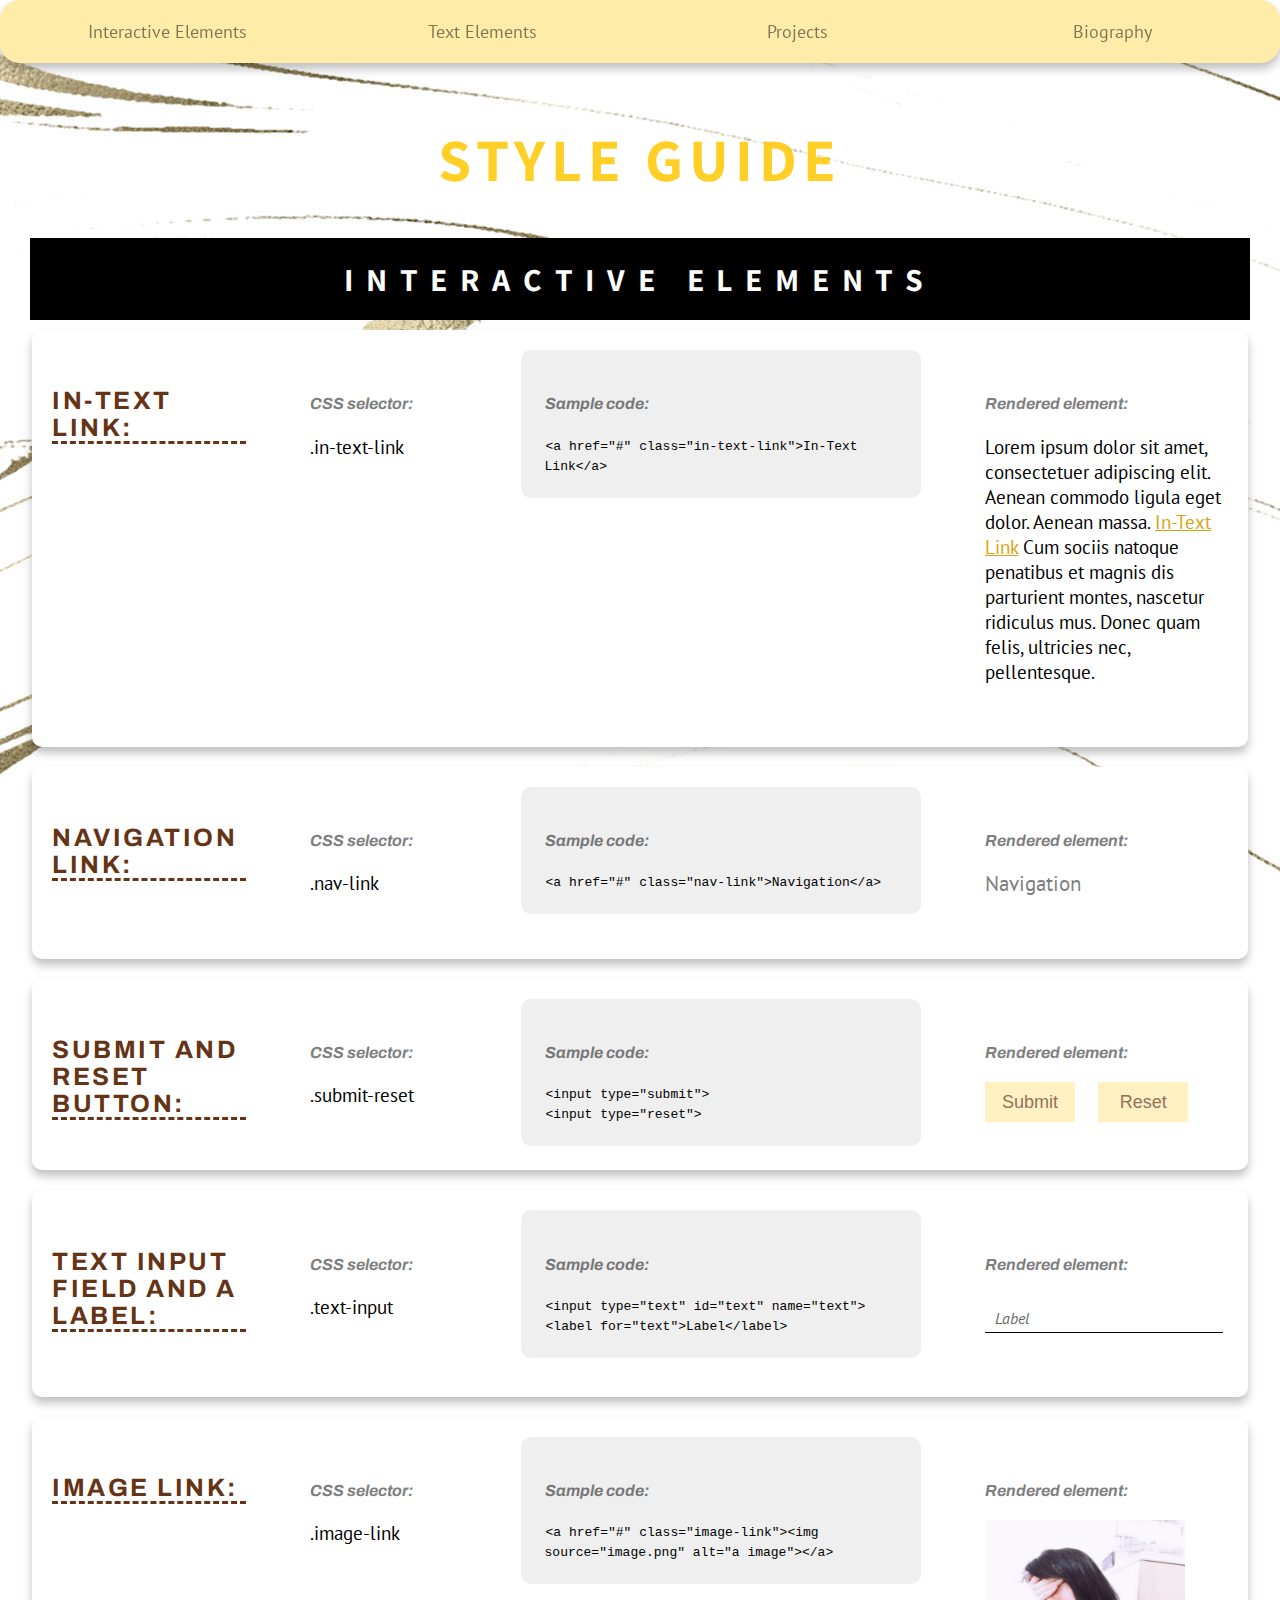
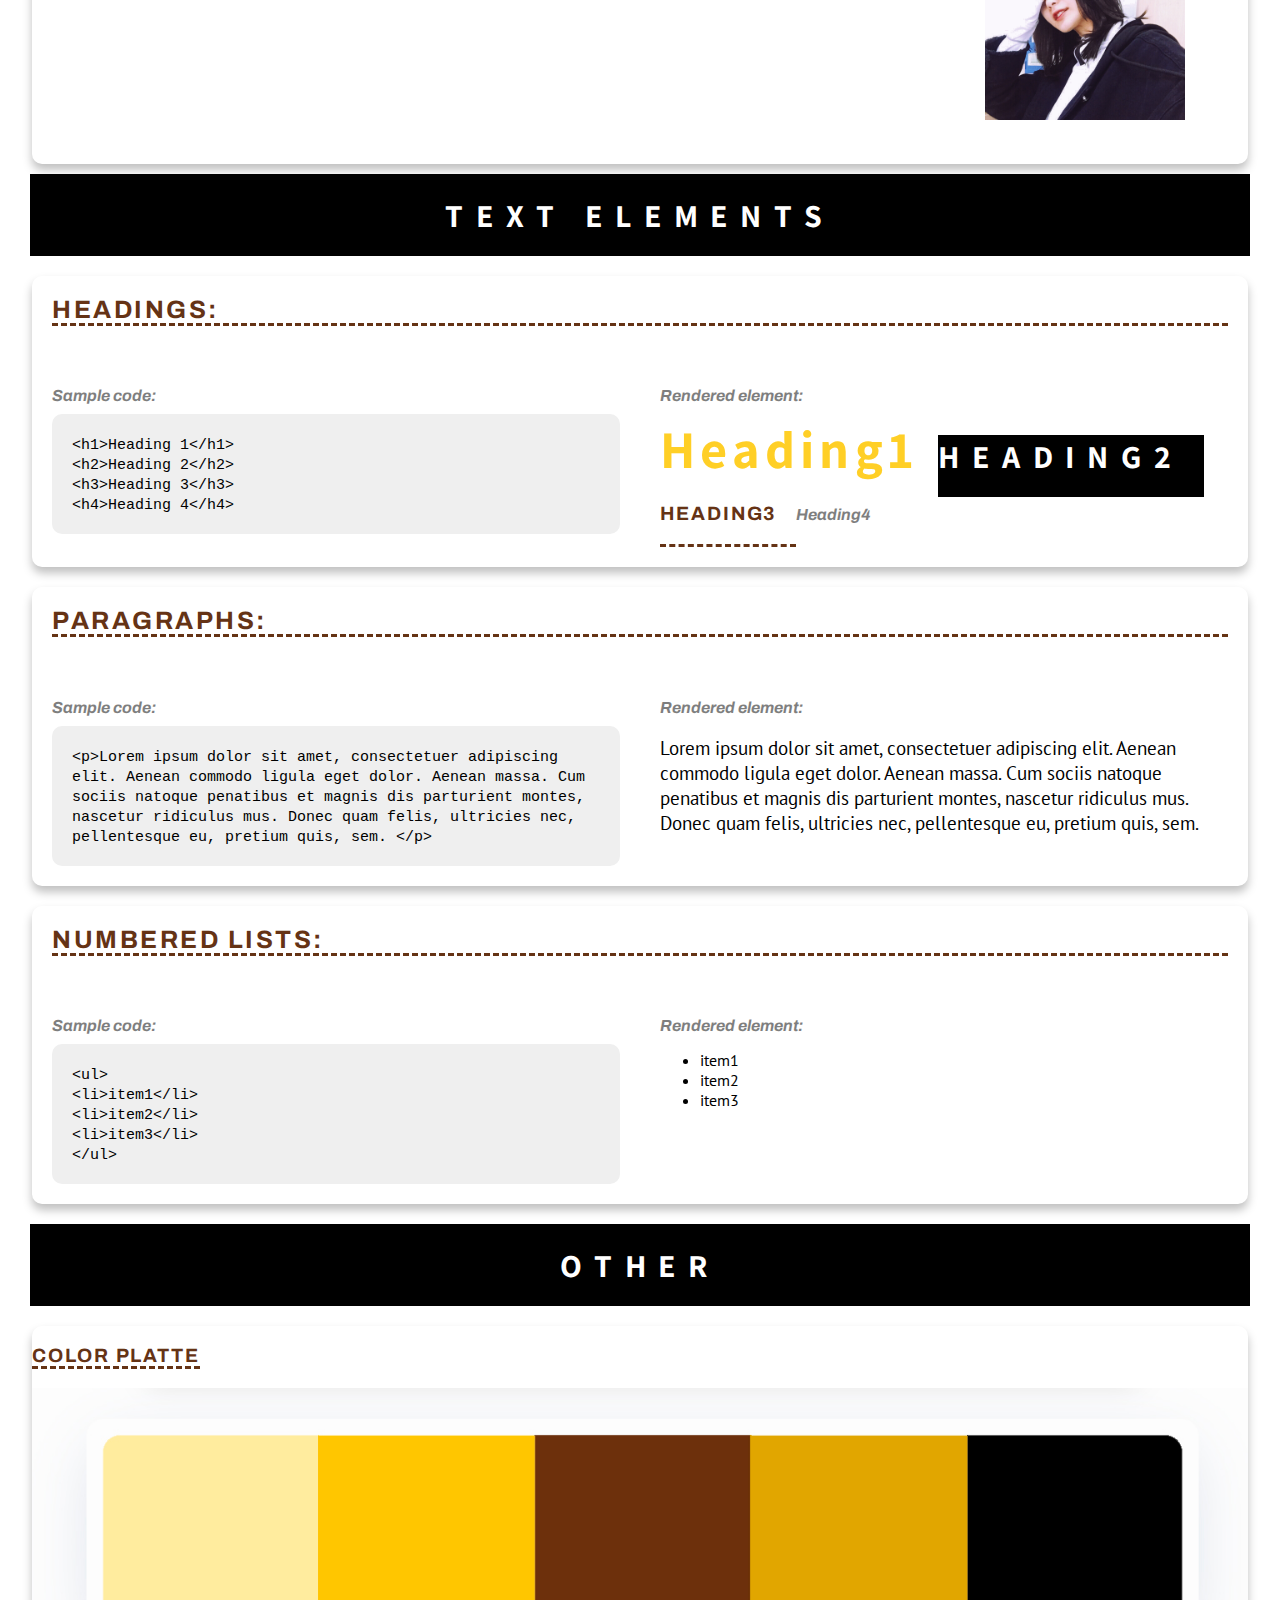
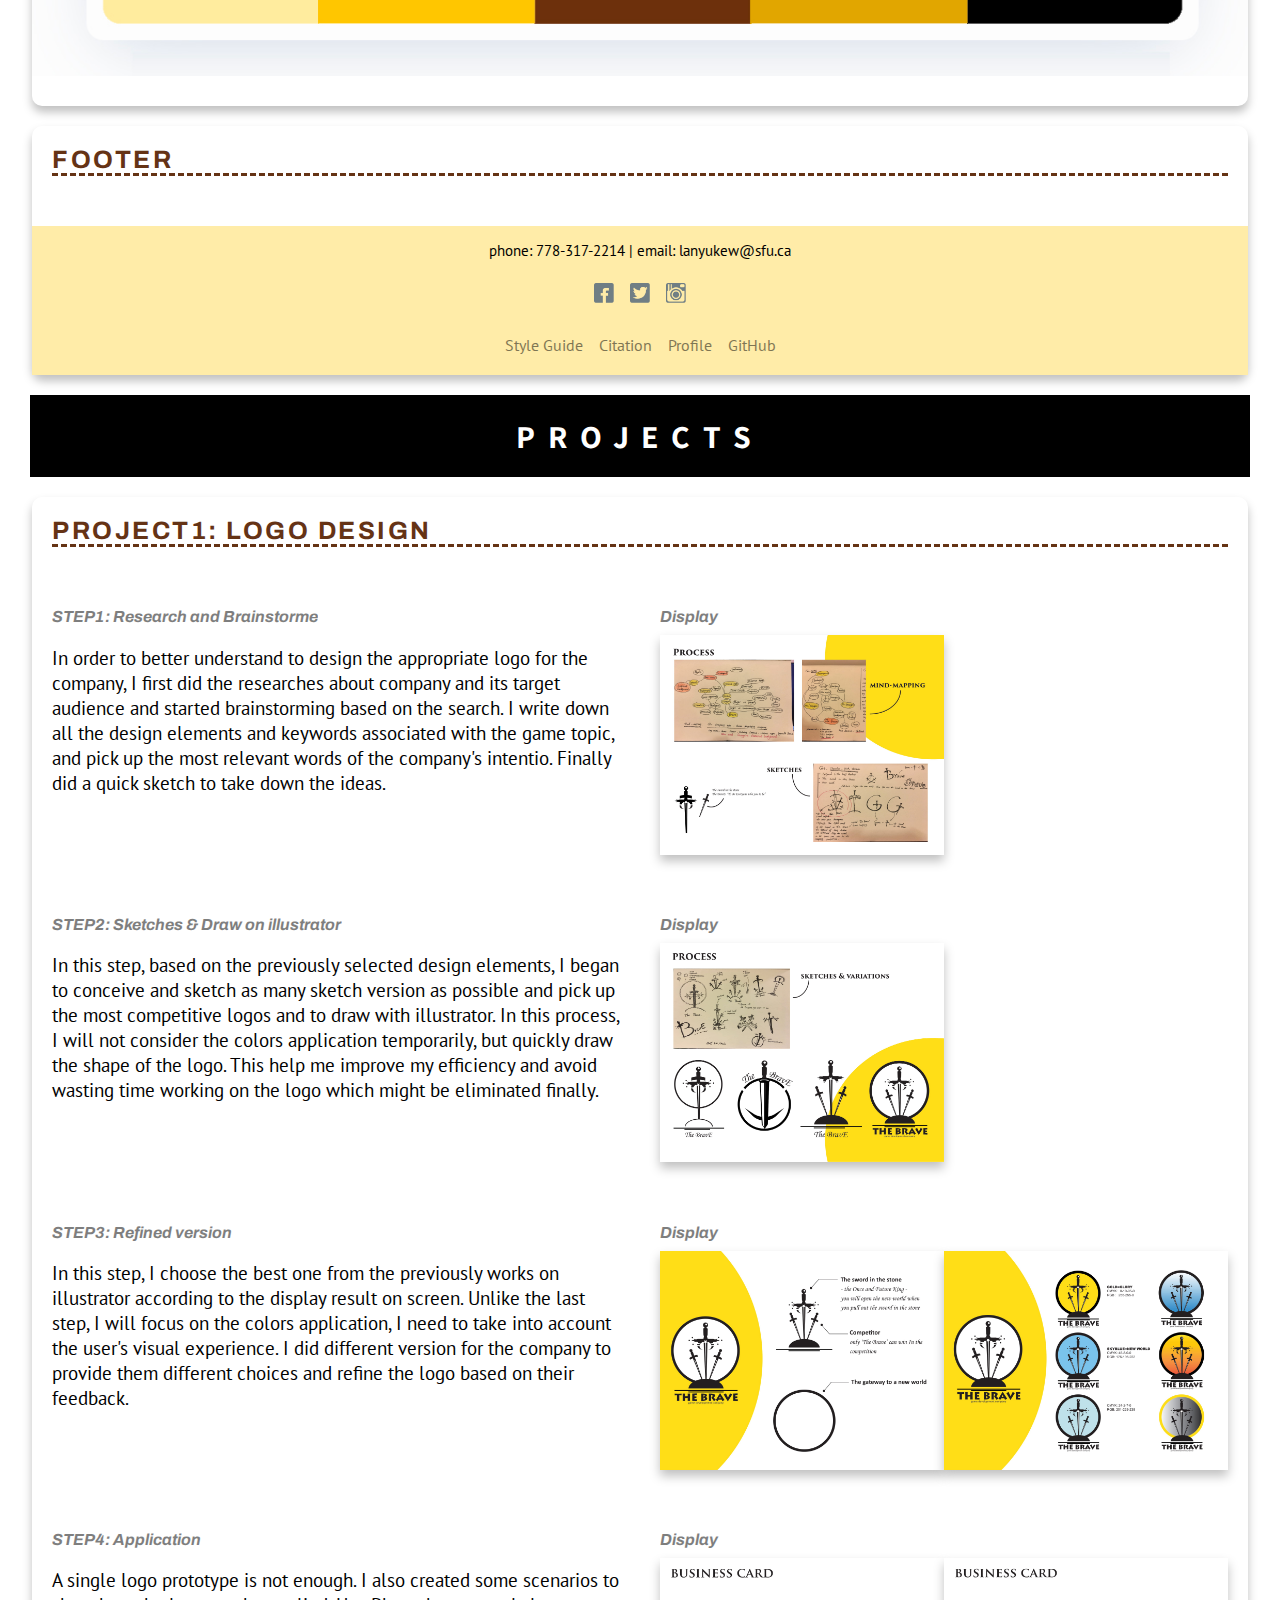
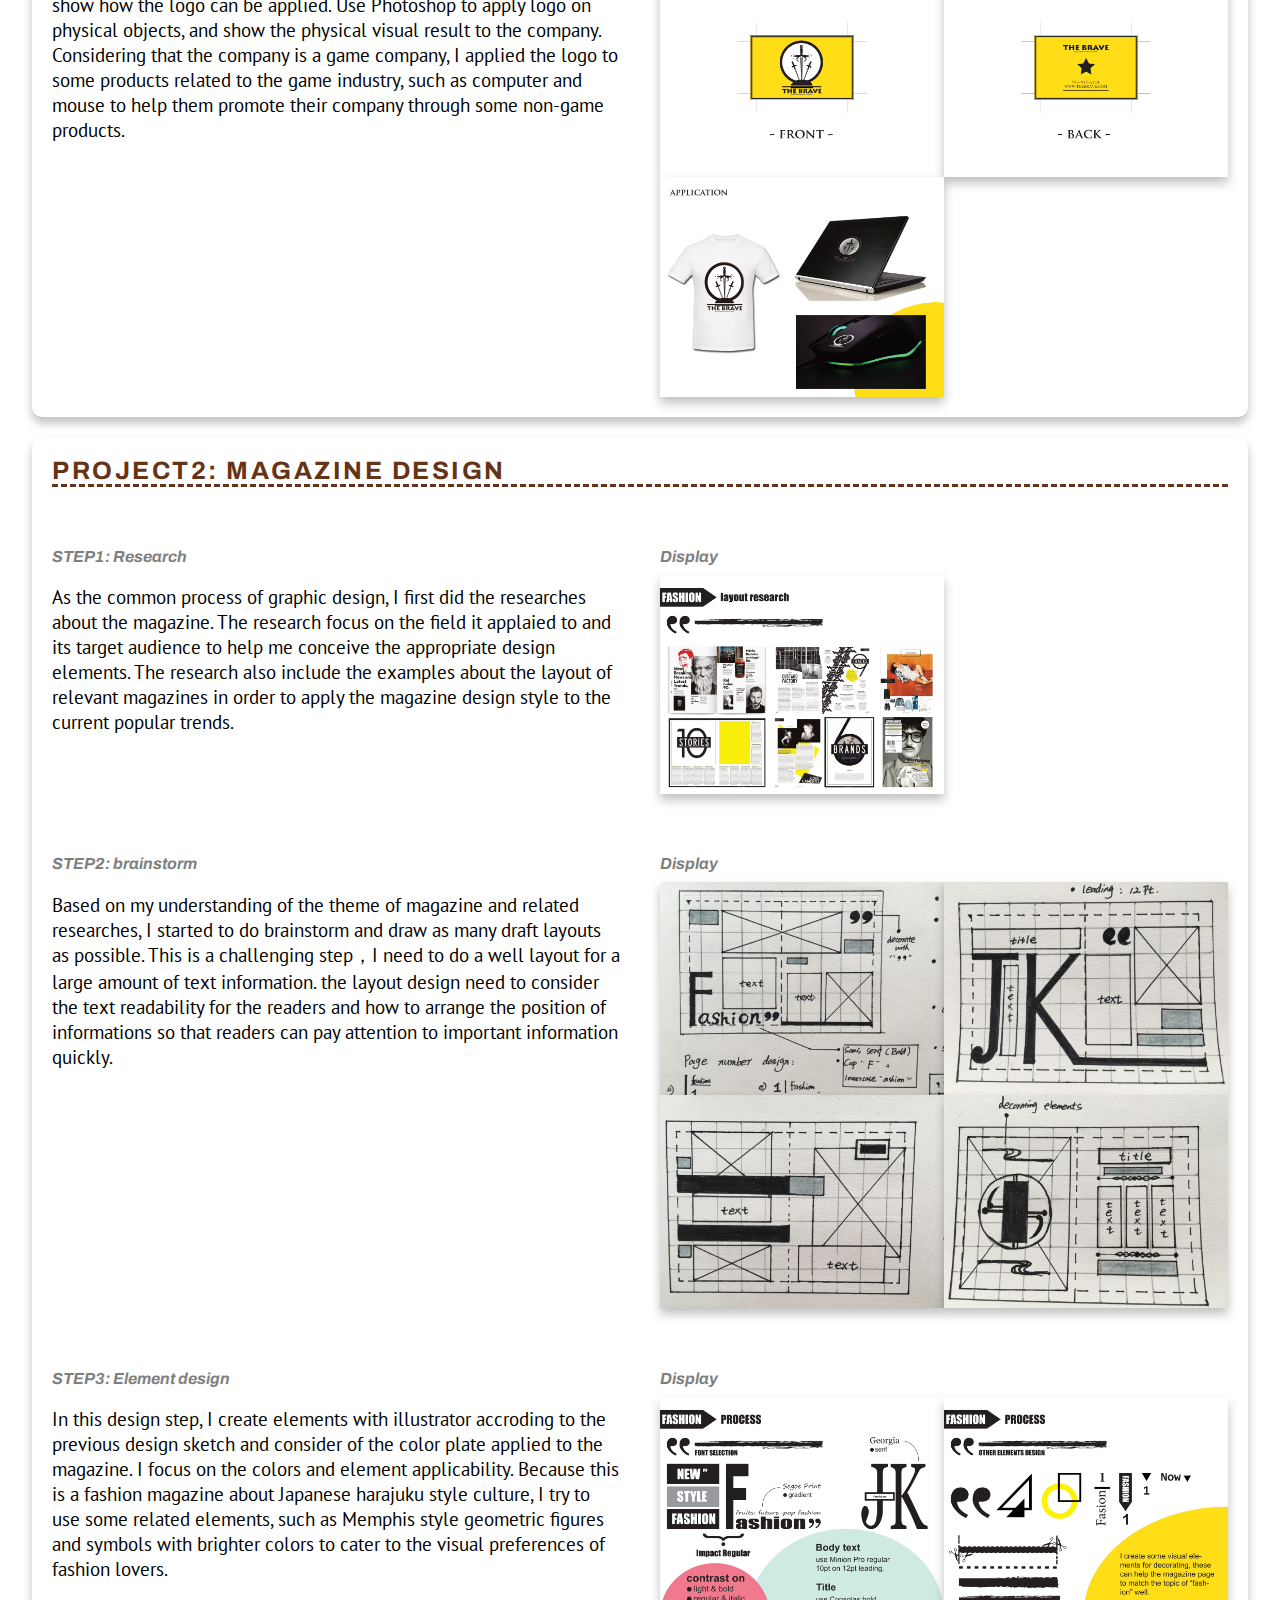
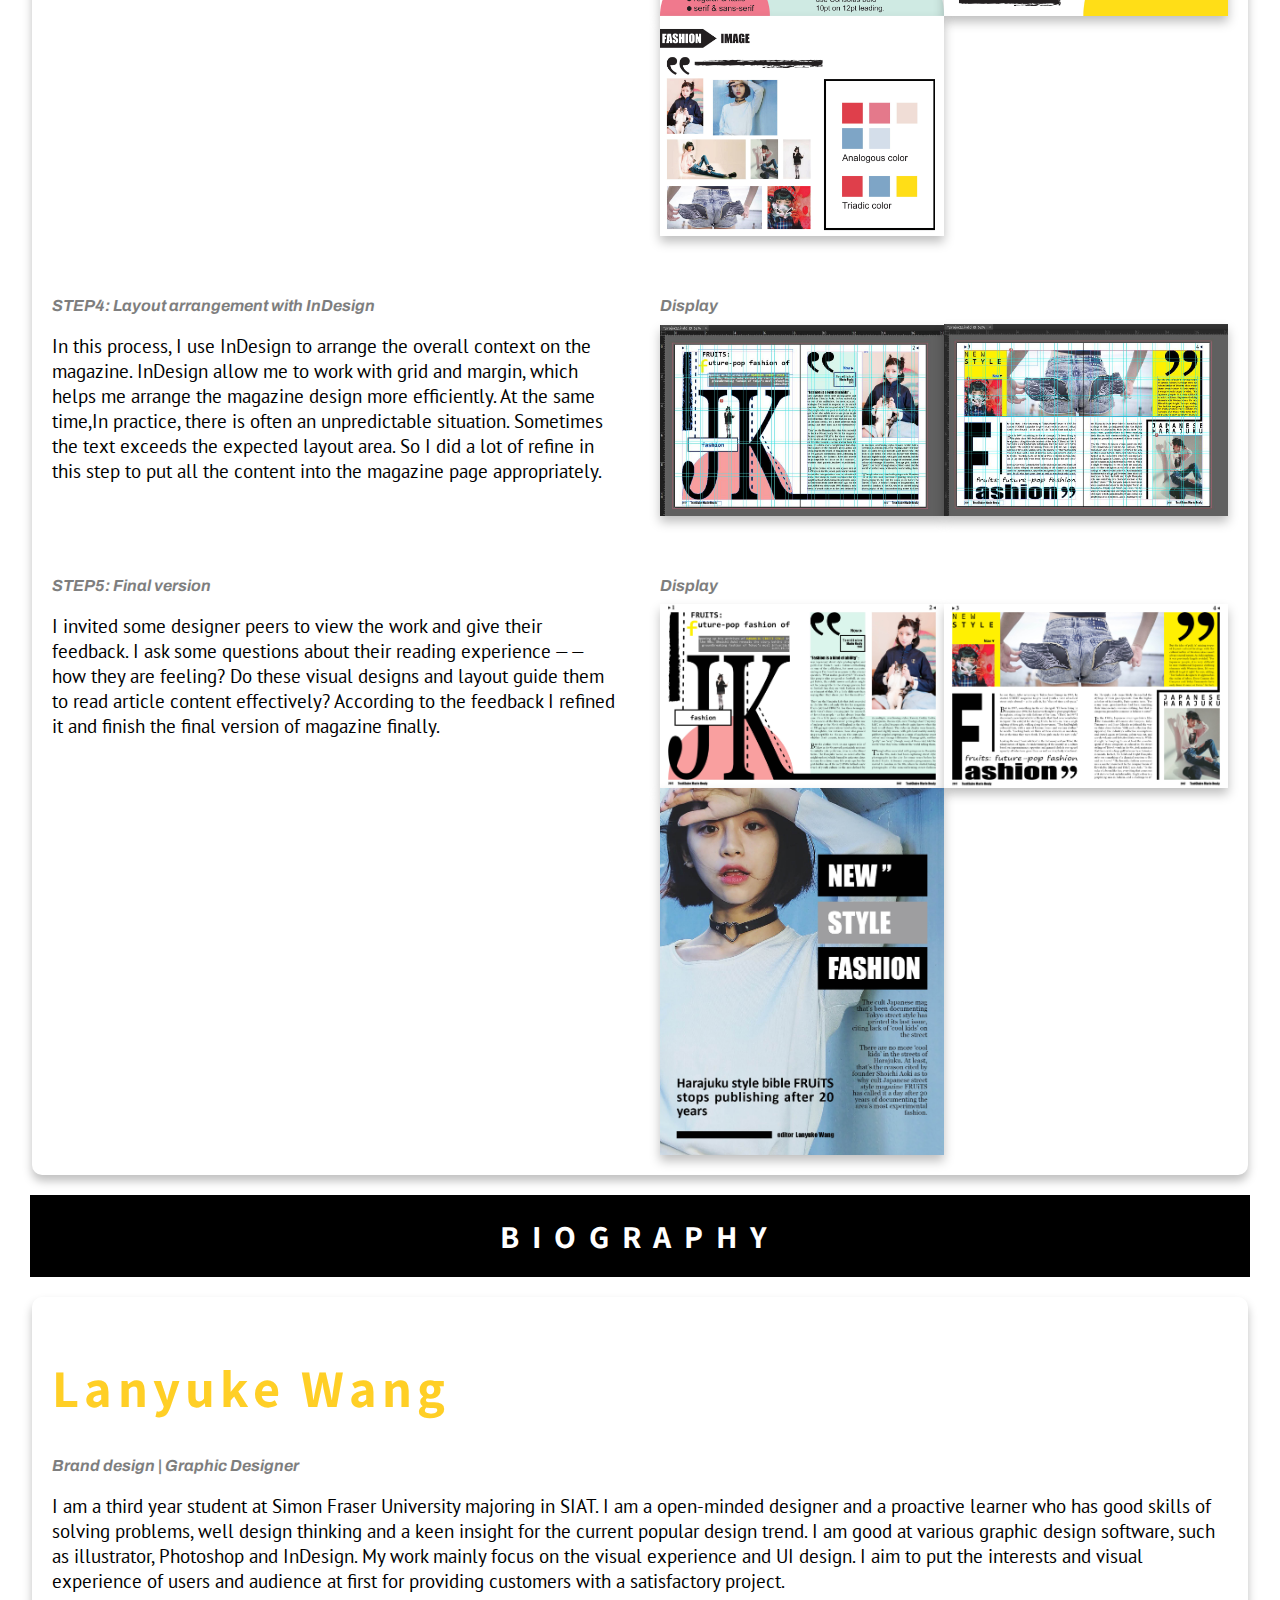
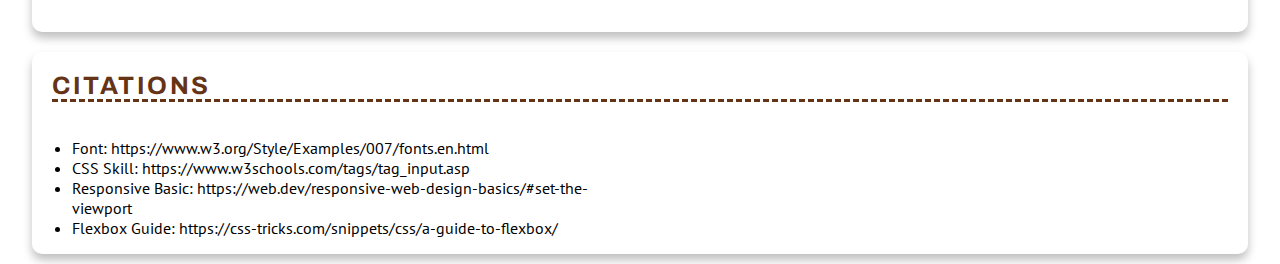
<file: styleguide.html>
<!DOCTYPE html>
<html lang="en">

<head>

    <meta charset="utf-8">
    <title>STYLE GUIDE</title>
    <meta name="viewport" content="width=device-width, initial-scale=1.0">
    <link href="css/main.css" rel="stylesheet">
    <link href="css/interaction.css" rel="stylesheet">
    <link href="css/grid.css" rel="stylesheet">



    <link href="https://fonts.googleapis.com/css2?family=PT+Sans:wght@400;700&display=swap" rel="stylesheet">
    <link href="https://fonts.googleapis.com/css2?family=Archivo:wght@400;500;600;700&family=Assistant:wght@200;300;400;600;700&display=swap" rel="stylesheet">

</head>

<body>



    <!-- =======Style guide Nav // -->
    <nav class="sg-nav">

        <!-- nav icon// -->
        <label for="sg-hamburger">▼</label>
        <input type="checkbox" id="sg-hamburger" />

        <!-- nav menu// -->
        <div class="nav-items">
            <a href="#interactive_elements" class="nav-link ">Interactive Elements</a>
            <a href="#text_elements" class="nav-link">Text Elements</a>
            <a href="#projects" class="nav-link">Projects</a>
            <a href="#biography" class="nav-link">Biography</a>
        </div>

    </nav>



    <h1 class="sg-title">STYLE GUIDE</h1>


    <!-- INTERACTIVE ELEMENTS SECTION // -->
    <section id="interactive_elements" class="interactive_elements">
        <h2 class="section-title">INTERACTIVE ELEMENTS</h2>



        <!-- Default In-Text Link styling section -->
        <section class="container">
            <h3 class="type-title">IN-TEXT LINK:</h3>

            <div class="box1">
                <h4>CSS selector:</h4>
                <p>.in-text-link</p>
            </div>

            <div class="box2">
                <h4>Sample code:</h4>
                <code>&lt;a href="#" class="in-text-link"&gt;In-Text Link&lt;/a&gt;</code>
            </div>

            <div class="box3">
                <h4>Rendered element:</h4>
                <p>Lorem ipsum dolor sit amet, consectetuer adipiscing elit. Aenean commodo
                  ligula eget dolor. Aenean massa.   <a class="in-text-link" href="#">In-Text Link</a>
                  Cum sociis natoque penatibus et magnis dis parturient montes, nascetur ridiculus mus.
                  Donec quam felis, ultricies nec, pellentesque.
                </p>
            </div>
        </section>


        <!-- Default Button styling section -->
        <section class="container">

            <h3 class="type-title">NAVIGATION LINK:</h3>

            <div class="box1">
                <h4>CSS selector:</h4>
                <p>.nav-link</p>
            </div>
            <div class="box2">
                <h4>Sample code:</h4>
                <code>&lt;a href="#" class="nav-link"&gt;Navigation&lt;/a&gt;</code>
            </div>
            <div class="box3">
                <h4>Rendered element:</h4>
                <a class="nav-link" href="#">Navigation</a>
            </div>

        </section>

        <!-- Default Submit/Reset Button styling section -->
        <section class="container">
            <h3 class="type-title">SUBMIT AND RESET BUTTON:</h3>
            <div class="box1">
                <h4>CSS selector:</h4>
                <p>.submit-reset</p>
            </div>

            <div class="box2">
                <h4>Sample code:</h4>
                <code>&lt;input type="submit"&gt;</code><br>
                <code>&lt;input type="reset"&gt;</code>
            </div>

            <div class="box3">
                <h4>Rendered element:</h4>
                <input type="submit" class="submit-reset" value="Submit">
                <input type="reset" class="submit-reset" value="Reset">
            </div>
        </section>

        <!-- Default text input styling section -->
        <section class="container">
            <h3 class="type-title">TEXT INPUT FIELD AND A LABEL:</h3>
            <div class="box1">
                <h4>CSS selector:</h4>
                <p>.text-input</p>
            </div>
            <div class="box2">
                <h4>Sample code:</h4>
                <code>&lt;input type="text" id="text" name="text"&gt;</code><br>
                <code>&lt;label for="text"&gt;Label&lt;/label&gt;</code>
            </div>

            <div class="box3">
                <h4>Rendered element:</h4>
                <form class="text-input">
                    <input type="text" id="text" name="text" required>
                    <label for="text">Label</label>
                </form>
            </div>
        </section>


        <!-- Default Image Link styling section -->
        <section class="container">
            <h3 class="type-title">IMAGE LINK:</h3>
            <div class="box1">
                <h4>CSS selector:</h4>
                <p>.image-link</p>
            </div>
            <div class="box2">
                <h4>Sample code:</h4>
                <code>&lt;a href="#" class="image-link"&gt;&lt;img source="image.png" alt="a image"&gt;&lt;/a&gt;</code>
            </div>
            <div class="box3">
                <h4>Rendered element:</h4>
                <a href="#" class="img-link">
                    <div class="img-frame">
                        <img src="./img/bio.png" alt="image">
                    </div>
                </a>
            </div>
        </section>


    </section>
    <!-- // INTERACTIVE ELEMENTS SECTION -->



    <!-- TEXT ELEMENTS SECTION // -->
    <section id="text_elements" class="text_elements">
        <h2 class="section-title">TEXT ELEMENTS</h2>

        <section class="container">
            <h3 class="type-title">HEADINGS:</h3>
            <div class="left-part-box">
                <h4 class="code-render-title">Sample code:</h4>
                <div class="code-background">
                    <code>&lt;h1&gt;Heading 1&lt;/h1&gt;<br>
                        &lt;h2&gt;Heading 2&lt;/h2&gt;<br>
                        &lt;h3&gt;Heading 3&lt;/h3&gt;<br>
                        &lt;h4&gt;Heading 4&lt;/h4&gt;</code>
                </div>
            </div>

            <div class="right-part-box">
                <h4 class="code-render-title">Rendered element:</h4>
                <div class="sample-heading">
                    <h1>Heading1</h1>
                    <h2>Heading2</h2>
                    <h3>Heading3</h3>
                    <h4>Heading4</h4>
                </div>
            </div>
        </section>

        <!-- paragraph SECTION // -->
        <section class="container">
            <h3 class="type-title">PARAGRAPHS:</h3>
            <div class="left-part-box">
                <h4 class="code-render-title">Sample code:</h4>

                <div class="code-background">
                    <code>&lt;p&gt;Lorem ipsum dolor sit amet, consectetuer adipiscing elit. Aenean commodo ligula eget dolor. Aenean massa. Cum sociis natoque penatibus et magnis dis parturient montes, nascetur ridiculus mus. Donec quam felis, ultricies nec,
                        pellentesque eu, pretium quis, sem. &lt;/p&gt;</code>
                </div>

            </div>
            <div class="right-part-box sample-paragraph">
                <h4 class="code-render-title">Rendered element:</h4>
                <p>Lorem ipsum dolor sit amet, consectetuer adipiscing elit. Aenean commodo ligula eget dolor. Aenean massa. Cum sociis natoque penatibus et magnis dis parturient montes, nascetur ridiculus mus. Donec quam felis, ultricies nec, pellentesque
                    eu, pretium quis, sem.
                </p>
            </div>
        </section>

        <!-- numbered list SECTION // -->
        <section class="container">
            <h3 class="type-title">NUMBERED LISTS:</h3>
            <div class="left-part-box">
                <h4 class="code-render-title">Sample code:</h4>

                <div class="code-background">
                    <code>&lt;ul&gt;<br>
                        &lt;li&gt;item1&lt;/li&gt;<br>
                        &lt;li&gt;item2&lt;/li&gt;<br>
                        &lt;li&gt;item3&lt;/li&gt;<br>
                        &lt;/ul&gt;</code>
                </div>
            </div>
            <div class="right-part-box">
                <h4 class="code-render-title">Rendered element:</h4>
                <ul>
                    <li>item1</li>
                    <li>item2</li>
                    <li>item3</li>
                </ul>
            </div>
        </section>

    </section>
    <!-- // TEXT ELEMENTS SECTION -->



    <section id="assemble" class="assemble_elements">

        <h2 class="section-title">OTHER</h2>


        <section class="container color-platte">
            <h3>Color Platte</h3>
            <img src="./img/platte.jpg" alt="platte">
        </section>



        <section class="container footer">
            <h3 class="type-title">Footer</h3>

            <footer>
                <p>phone: 778-317-2214 | email: lanyukew@sfu.ca</p>

                <div class="iconBox">
                    <a href="#" class="img-link"><img src="./img/facebook.png" alt="facebook"></a>
                    <a href="#" class="img-link"><img src="./img/twitter.png" alt="twitter"></a>
                    <a href="#" class="img-link"><img src="./img/ins.png" alt="instagram"></a>
                </div>

                <div class="linkBox">
                    <a href="styleguide.html">Style Guide</a>
                    <a href="citation.html">Citation</a>
                    <a href="index.html">Profile</a>
                    <a href="https://github.com/Ruby-iat339/P03-Portfolio-Web">GitHub</a>
                </div>
            </footer>

        </section>

    </section>



      <!-- PROJECT // -->
      <section id="projects" class="text_elements">
          <h2 class="section-title">PROJECTS</h2>

          <section class="container">
              <h3 class="type-title">PROJECT1: LOGO DESIGN</h3>
              <div class="left-part-box">
                  <h4 class="code-render-title">STEP1: Research and Brainstorme</h4>

                <p>In order to better understand to design the appropriate logo for the company,
                  I first did the researches about company and its target audience and started
                  brainstorming based on the search. I write down all the design elements and
                  keywords associated with the game topic, and pick up the most relevant words
                  of the company's intentio. Finally did a quick sketch to take down the ideas.</p>
                </div>

              <div class="right-part-box">
                <h4 class="code-render-title">Display</h4>
                  <div class="sample-heading">
                    <img src="./img/project1/1.jpg" alt="platte" class="project_img">
                  </div>
              </div>

              <div class="left-part-box">
                  <h4 class="code-render-title">STEP2: Sketches & Draw on illustrator</h4>

                <p>In this step, based on the previously selected design elements, I began to conceive
                  and sketch as many sketch version as possible and pick up the most competitive logos
                  and to draw with illustrator. In this process, I will not consider the colors
                  application temporarily, but quickly draw the shape of the logo. This help me improve
                  my efficiency and avoid wasting time working on the logo which might be eliminated finally.</p>
                </div>

              <div class="right-part-box">
                <h4 class="code-render-title">Display</h4>
                  <div class="sample-heading">
                    <img src="./img/project1/2.jpg" alt="platte" class="project_img">
                  </div>
              </div>

              <div class="left-part-box">
                  <h4 class="code-render-title">STEP3: Refined version</h4>

                <p>In this step, I choose the best one from the previously works on illustrator according to
                  the display result on screen. Unlike the last step, I will focus on the colors application,
                  I need to take into account the user's visual experience. I did different version for the
                  company to provide them different choices and refine the logo based on their feedback.</p>
                </div>

              <div class="right-part-box">
                <h4 class="code-render-title">Display</h4>
                  <div class="sample-heading">
                    <img src="./img/project1/3.jpg" alt="platte" class="project_img">
                    <img src="./img/project1/4.jpg" alt="platte" class="project_img">
                  </div>
              </div>

              <div class="left-part-box">
                  <h4 class="code-render-title">STEP4: Application</h4>
                <p>A single logo prototype is not enough. I also created some scenarios to show how the logo
                  can be applied. Use Photoshop to apply logo on physical objects, and show the physical visual
                  result to the company. Considering that the company is a game company, I applied the logo to
                  some products related to the game industry, such as computer and mouse to help them promote
                  their company through some non-game products.</p>
                </div>

              <div class="right-part-box">
                <h4 class="code-render-title">Display</h4>
                  <div class="sample-heading">
                    <img src="./img/project1/5.jpg" alt="platte" class="project_img">
                    <img src="./img/project1/6.jpg" alt="platte" class="project_img">
                    <img src="./img/project1/7.jpg" alt="platte" class="project_img">
                  </div>
              </div>
          </section>




          <section class="container">
              <h3 class="type-title">PROJECT2: MAGAZINE DESIGN</h3>
              <div class="left-part-box">
                  <h4 class="code-render-title">STEP1: Research</h4>

                <p>As the common process of graphic design,  I first did the researches about
                  the magazine. The research focus on the field it applaied to and its target
                  audience to help me conceive the appropriate design elements. The research
                  also include the examples about the layout of relevant magazines in order
                  to apply the magazine design style to the current popular trends.</p>
                </div>


              <div class="right-part-box">
                <h4 class="code-render-title">Display</h4>
                  <div class="sample-heading">
                    <img src="./img/project2/2.jpg" alt="platte" class="project_img">
                  </div>
              </div>

              <div class="left-part-box">
                  <h4 class="code-render-title">STEP2: brainstorm</h4>

                <p>Based on my understanding of the theme of magazine and related researches, I
                  started to do brainstorm and draw as many draft layouts as possible. This is a
                  challenging step，I need to do a well layout for a large amount of text information.
                  the layout design need to consider the text readability for the readers and how to
                  arrange the position of informations so that readers can pay attention to important
                  information quickly.</p>
                </div>

              <div class="right-part-box">
                <h4 class="code-render-title">Display</h4>
                  <div class="sample-heading">
                    <img src="./img/project2/3.jpg" alt="platte" class="project_img">
                    <img src="./img/project2/4.jpg" alt="platte" class="project_img">
                    <img src="./img/project2/5.jpg" alt="platte" class="project_img">
                    <img src="./img/project2/6.jpg" alt="platte" class="project_img">
                  </div>
              </div>

              <div class="left-part-box">
                  <h4 class="code-render-title">STEP3: Element design</h4>

                <p>In this design step, I create elements with illustrator accroding to the previous design sketch and
                  consider of the color plate applied to the magazine. I focus on the colors and element applicability.
                  Because this is a fashion magazine about Japanese harajuku style culture, I try to use some related
                  elements, such as Memphis style geometric figures and symbols with brighter colors to cater to the
                  visual preferences of fashion lovers.</p>
                </div>

              <div class="right-part-box">
                <h4 class="code-render-title">Display</h4>
                  <div class="sample-heading">
                    <img src="./img/project2/7.jpg" alt="platte" class="project_img">
                    <img src="./img/project2/8.jpg" alt="platte" class="project_img">
                    <img src="./img/project2/9.jpg" alt="platte" class="project_img">
                  </div>
              </div>

              <div class="left-part-box">
                  <h4 class="code-render-title">STEP4: Layout arrangement with InDesign</h4>
                <p>In this process, I use InDesign to arrange the overall context on the magazine. InDesign allow me
                  to work with grid and margin, which helps me arrange the magazine design more efficiently. At the
                  same time,In practice, there is often an unpredictable situation. Sometimes the text exceeds the
                  expected layout area. So I did a lot of refine in this step to put all the content into the magazine
                  page appropriately.</p>
                </div>

              <div class="right-part-box">
                <h4 class="code-render-title">Display</h4>
                  <div class="sample-heading">
                    <img src="./img/project2/10.jpg" alt="platte" class="project_img">
                    <img src="./img/project2/11.jpg" alt="platte" class="project_img">
                  </div>
              </div>

              <div class="left-part-box">
                  <h4 class="code-render-title">STEP5: Final version</h4>
                <p>I invited some designer peers to view the work and give their feedback. I ask some questions about
                  their reading experience —— how they are feeling? Do these visual designs and layout guide them to
                  read article content effectively? According to the feedback I refined it and finish the final version
                  of magazine finally. </p>
                </div>

              <div class="right-part-box">
                <h4 class="code-render-title">Display</h4>
                  <div class="sample-heading">

                    <img src="./img/project2/13.jpg" alt="platte" class="project_img">
                    <img src="./img/project2/14.jpg" alt="platte" class="project_img">
                    <img src="./img/project2/12.jpg" alt="platte" class="project_img">
                  </div>
              </div>


          </section>
      </section>




      <!-- BIO // -->
      <section id="biography" class="text_elements">
          <h2 class="section-title">BIOGRAPHY</h2>

          <section class="container">
              <div class="right-part-box">
                <h1>Lanyuke Wang</h1>
                  <h4 class="code-render-title">Brand design | Graphic Designer</h4>
                <p>I am a third year student at Simon Fraser University majoring in SIAT.
                  I am a open-minded designer and a proactive learner who has good skills
                  of solving problems, well design thinking and a keen insight for the
                  current popular design trend. I am good at various graphic design software,
                  such as illustrator, Photoshop and InDesign. My work mainly focus on the
                  visual experience and UI design. I aim to put the interests and visual
                  experience of users and audience at first for providing customers with a
                  satisfactory project.</p>
              </div>
          </section>
      </section>
      <!-- // BIO -->


    <section id="citations" class="citation container">
        <h3 class="type-title">Citations</h3>

        <ul>
            <li>Font: https://www.w3.org/Style/Examples/007/fonts.en.html</li>
            <li>CSS Skill: https://www.w3schools.com/tags/tag_input.asp</li>
            <li>Responsive Basic: https://web.dev/responsive-web-design-basics/#set-the-viewport</li>
            <li>Flexbox Guide: https://css-tricks.com/snippets/css/a-guide-to-flexbox/</li>
        </ul>

    </section>



</body></html>
</file>
<file: css/main.css>
* {box-sizing: border-box;}html, body {padding: 0;margin: 0;}p {font-family: 'PT Sans', sans-serif;font-size: 1.5vw;}html {font-family: 'PT Sans', sans-serif;background: url(../img/background/4.jpg);background-attachment:fixed;}h3, h4, h5, h6 {font-family: 'Archivo', sans-serif;}h1, h2 {font-family: 'Assistant', sans-serif;}h1 {letter-spacing: 0.1em;font-size: 3.3rem;color: rgba(255, 199, 0, 0.85);}h2 {letter-spacing: 0.4em;font-size: 2rem;text-transform: uppercase;color: #ffffff;background:black;}h3 {letter-spacing: 0.1em;font-size: 1.2rem;text-transform: uppercase;color:#653315;border-bottom: dashed;border-width: medium;}h4 {font-size: 1rem;font-style:italic;opacity: 0.5;}.section-title {text-align: center;padding-bottom: 20px;padding-top: 20px;margin-top: 0;margin: 0 30px;}.code-render-title {margin-bottom: 10px;}.code-background {padding: 20px;width: 100%;background: #efefef;border-radius: 10px;}.interactive_elements code {width: 400px;padding: 1px;background-color: transparent;color: black }.radio-button label {font-size: 18px;padding: 0px 31px 20px 4px;}.text_elements ol {font-size: 20px;padding-left: 20px;}@media (max-width: 810px) {.sample-heading h1, .sample-heading h2, .sample-heading h3, .sample-heading h4 {padding: 0 10px 10px 10px;margin: 0;width: 100%;}}.sample-nav nav {background-color: #fbf3f3;position: relative;z-index: 99;border: 1px solid black;border-bottom: none;}.sample-nav img {width: 100%;border: 1px solid black;border-top: none;}.sample-nav a {font-size: 18px;padding-top: 15px;}.sample-nav .nav-link img {width: 20px;border: none;}@media (max-width: 1024px) {.sample-nav .nav-items a {font-size: 16px;padding: 5px;padding-top: 10px;}}.project_img{width:50%;box-shadow: 0 6px 10px rgba(0, 0, 0, 0.25);}.color-platte img {width: 100%;margin-bottom: 30px;}.icon {flex-direction: row;flex-wrap: nowrap;justify-content: center;}.citation {margin: 20px 2rem;}.citation li {width: 90%;}}.icon {justify-content: center;}.icon img {width: 8vw;margin-right: 4vw;margin-top: 30px;}.icon h3 {width: 100%;}.sg-nav .nav-items a {flex: 1 1 10%;}.sg-nav .nav-items {justify-content: center;}.sg-title {margin-top: 120px;text-align: center;font-size: 60px;}
</file>
<file: css/interaction.css>
.text-input {position: relative;margin-top: 30px;margin-right: 5px;margin-bottom: 20px;}.text-input label {cursor: pointer;position: absolute;left: 10px;top: 5px;transition: 0.6s;opacity: .6;font-style: italic;}.text-input input {width: 100%;height: 30px;margin-bottom: 0;border: none;outline: none;background-color: transparent;border-bottom: 1px solid black;}.text-input input:hover {opacity: 1;}.text-input input:focus {opacity: 1;}.text-input input:valid {color: rgb(0);background-color: rgb(255);}.text-input input:hover + label {transform: scale(1.2);}.text-input input:focus + label, .text-input input:valid + label {top: -15px;left: -5px;transform: scale(0.9);opacity: .6;}.img-frame {width: 200px;height: 200px;overflow: hidden;}.img-link img {width: 200px;height: 200px;}.img-link img {transition: .7s ease;}.img-link img:hover {transform: scale(1.2);}.in-text-link {color: #d9a411;}.in-text-link:hover {color: white;background-color: #d9a411;text-decoration: none;}.in-text-link:focus {background-color: black;color: white;opacity: 1;}.nav-link{text-decoration: none;font-size: 1.3rem;color: black;opacity: .5;text-align: center;padding-bottom: 10px;padding-top: 10px;transition: .3s ease;}.nav-link:hover {border-radius: 20px;opacity: 1;background: linear-gradient(to top,white, 30%, rgb(255, 236, 168));color: #9c644c;box-shadow: 0 6px 10px rgba(0, 0, 0, 0.25);}nav {padding: 10px;border-radius: 20px;width: 100%;background:rgb(255, 236, 168);box-shadow: 0 6px 10px rgba(0, 0, 0, 0.25);position: fixed;top: 0;z-index: 999;}nav label, #hamburger {display: none;}#sg-hamburger {display: none;}.nav-items {display: flex;justify-content: flex-end;}.nav-items a {width: 90px;padding: 10px;font-weight:500;text-decoration: none;text-align: center;font-size: 18px;}@media screen and (max-width: 768px) {nav label {display: inline-block;color: saddlebrown;background: transparent;font-size: 1.2em;padding: 10px;float: right;}.nav-items a {box-sizing: border-box;display: block;width: 100%;}.nav-items {display: none;margin-top: 40px;}nav input:checked ~ .nav-items {display: block;}.sg-nav .nav-items {height:auto;}}.submit-reset {border: none;background-color: rgb(255, 236, 168);color: #653315;width: 90px;height: 40px;font-size: 18px;opacity: .7;margin-right: 1.2rem;transition: .5s ease;}.submit-reset:hover {opacity: 1;}.nav-guide{margin-bottom: 60px;display: flex;flex: 1 1 20%;flex-wrap: wrap;justify-content: center;}.nav-guide a {border: none;}.nav-guide a:hover {border: none;}footer{display: flex;flex-direction: column;justify-content: center;align-items: center;text-align: center;background: rgb(255, 236, 168);width:100%;margin-top: 30px;}footer p{font-size: 15px;flex: 1 1 33.3%;}footer .iconBox{display: flex;flex-wrap: wrap;flex: 1 1 33.3%;justify-content: center;}footer .iconBox img{width: 20px;height: 20px;margin: 0.5em;margin-bottom: 20px;}footer .linkBox{flex: 1 1 33.3%;display: flex;margin-bottom: 20px;}footer .linkBox a {text-decoration: none;color: black;padding: 0.5rem;padding-bottom: 0;opacity: .5;}footer .linkBox a:hover {color: #d9a411;opacity: 1;}@media (max-width: 600px){footer .linkBox{flex-direction: column;}}
</file>
<file: css/home.css>
h1 {margin-bottom: 3rem;}.title {display: flex;flex-direction: column;justify-content: center;text-align:left;margin: 5rem;margin-bottom: 2rem;: }.title h1{letter-spacing: 0.1em;font-size: 5rem;margin-top: 0;margin-bottom: 0;text-transform: uppercase;}.title h3{margin-top: 60px;}.title-wrap span {display: flex;flex-direction: column;}.title span.sp-top {animation: fadeIn 0.5s ease-in 0.5s backwards;}.title span.sp-mid {animation: fadeIn 0.5s ease-in 1s backwards;}.title span.sp-bottom {animation: fadeIn 0.5s ease-in 1.5s backwards;}@keyframes fadeIn{0%{opacity: 0;}100%{opacity: 1;}}.container {display: flex;flex-wrap: wrap;padding-bottom: 0px;margin: 20px 2rem;border-radius: 10px;background-color: white;box-shadow: 0 6px 10px rgba(0, 0, 0, 0.25);}.container .img-frame{box-shadow: 0 6px 10px rgba(0, 0, 0, 0.25);}.left-box {display: flex;align-items: center;justify-content: center;padding: 20px;color: black;font-size: 15px;flex: 1 1 30%;background: rgb(255, 236, 168);}.right-box {flex: 1 1 70%;padding: 20px;}.interest{display: flex;flex-wrap: wrap;}.interest .box{margin-right: 5%;}.project{position: relative;height: auto;display: flex;justify-content: center;align-items: center;flex-wrap: wrap;padding: 30px;margin: 20px 2rem;border-radius: 10px;background: rgb(255, 236, 168);}.project a{text-decoration:none }.project .card{margin: 50px;margin-top: 100px;position: relative;max-width: 40%;height: auto;background: #fff;display: flex;flex-direction: column;align-items: center;box-shadow: 0 5px 20px rgba(0,0,0,0.25);transition: .5s ease-in-out;}.project .card:hover{transform: scale(1.1);}.project .card .imgBx{position: relative;width: 70%;height: auto;top: -60px;z-index: 1;box-shadow: 0 5px 20px rgba(0,0,0,0.2);}.project .card .imgBx img{max-width: 100%;border-radius: 4px;}.project .card .content{position: relative;top: -15px;padding: 10px 15px;text-align: center;color: #111;}@media (max-width:900px) {h1 {margin-top: 0;margin-bottom: 0;font-size: 45px;}h2 {font-size: 28px;}h3 {font-size: 25px;}h4 {font-size: 19px;margin-top:0;margin-bottom: 3rem;}p {font-size: 16px;}.interest{display: flex;flex-direction: column;justify-content: center;}.interest .box h4{margin-bottom: 0;margin-top: 20px;}.title{display: flex;flex-direction: column;justify-content: center;text-align:center;margin: 20px 2rem;margin-top: 6rem;}.title h1 {margin-top: 0;margin-bottom: 0;font-size: 45px;}.title h3 {margin-top: 30px;font-size: 15px;}.container .img-frame{box-shadow: 0 6px 10px rgba(0, 0, 0, 0.25);border-radius: 50%;transition: 0.5s ease;}.left-box {display: flex;align-items: center;justify-content: center;flex: 1 1 100%;width: 100%;padding-left: 0;padding-right: 0;transition: 0.5s ease;}.right-box {display: flex;flex-direction: column;align-items: center;justify-content: center;flex: 1 1 100%;width: 100%;}.project{flex-direction: column;justify-content: center;align-items: center;}.project .card{margin: 0;margin-top: 100px;}.project .card{position: relative;max-width: 70%;}.project .card .imgBx{width: 70%;}}@media (max-width:500px){.project{background: none;padding: 0;margin: 0;margin-bottom: 100px;}.project .card .imgBx{width: 100%;height: auto;}.project .card .content{width:100%;padding:0;}.project .card .imgBx{top:-20px;}}
</file>
<file: css/contact.css>
.contact{display: flex;flex-direction: column;justify-content: center;text-align: center;margin: 100px;}.contact p{margin-top:0;font-size: 15px;flex: 1 1 33.3%;}.contact h3{margin-bottom: 10px;font-size: 1.2rem;}.contact a{text-decoration: none;}.contact .option{flex: 1 1 33.3%;display: flex;flex-wrap: wrap;justify-content: center;box-shadow: 0 6px 10px rgba(0, 0, 0, 0.25);background: white;padding: 30px;}.contact .option .box{display: flex;flex-direction: column;justify-content: center;align-items: center;text-align: center;margin-left: 50px;margin-right: 50px;margin-top: 50px;margin-bottom: 50px;}.contact .option .box img{width: 2.5rem;height: 2.5rem;}.contact .option h3:hover {color: #d9a411;opacity: 1;}@media (max-width: 600px){.contact{margin: 0;}.contact .option{flex-direction: column;}.contact .option .box{margin: 0;}}
</file>
<file: css/citation.css>
.citation {display: flex;flex-direction: column;padding:80px 80px;align-items: center;height: 100vh;}.citation li{margin-top: 0;text-decoration: none;color: black;padding: 0.2rem;padding-bottom: 0;opacity: .7;font-size: 18px;@media (max-width: 600px){h1{font-size: 25px;text-align: center;}.citation{flex-direction: column;padding: 80px 30px;margin: 0;height: auto;}}
</file>
<file: css/grid.css>
.container {display: flex;flex-wrap: wrap;padding-bottom: 0px;align-items: baseline;margin: 20px 2rem;border-radius: 10px;background-color: white;box-shadow: 0 6px 10px rgba(0, 0, 0, 0.25);}.type-title {flex-basis: 100%;font-size: 25px;margin: 20px;}.box {padding: 0 2rem;}.box1, .box2, .box3 {padding: 1.5rem;padding-right: 0;}.left-part-box {padding: 20px;color: black;font-size: 15px;flex: 1 1 50%;}.right-part-box {flex: 1 1 50%;padding: 20px;}@media (max-width:900px) {h1 {font-size: 35px;}h2 {font-size: 28px;}h3 {font-size: 25px;}h4 {font-size: 19px;}p {font-size: 16px;}}.interactive_elements .container {display: flex;flex-wrap: wrap;padding-bottom: 0px;align-items: baseline;margin: 10px 2rem;border-radius: 10px;background-color: white;box-shadow: 0 6px 10px rgba(0, 0, 0, 0.25);}.interactive_elements {display: flex;flex-direction: column;}.interactive_elements .type-title {flex: 1 1 15%;font-size: 25px;margin: 20px;}.interactive_elements .box1 {flex: 1 1 15%;margin: 20px;}.interactive_elements .box2 {flex: 3 1 30%;margin: 20px;background: #efefef;border-radius: 10px;}.interactive_elements .box3 {flex: 2 1 20%;margin: 20px;}@media (max-width:810px) {.interactive_elements .type-title {text-align: center;flex-basis: 100%;width: 100%;}.interactive_elements .box1, .interactive_elements .box2, .interactive_elements .box3 {flex-basis: 100%;padding: 0;}.interactive_elements .container {padding: 50px 0;}.interactive_elements h4 {margin-bottom: 12px;}}.sample-heading {display: flex;align-items: baseline;flex-wrap: wrap;}.sample-heading h1, .sample-heading h2, .sample-heading h3, .sample-heading h4 {padding: 0 20px 20px 0;margin: 0;}@media (max-width: 590px) {.text_elements .container {flex-direction: column;}.sample-heading {flex-direction: column;flex-wrap: nowrap;}.text_elements .left-part-box {width: 100%;}.element {padding: 30px 0;}.project_img{width:100%;}}@media(max-width:800px) {.right-part-box {flex: 1 1 100%;width: 100%;text-align: center;}.left-part-box {flex: 1 1 100%;width: 100%;text-align: center;}.combined_elements .submit-reset {width: 100%;opacity: 1;margin-top: 24px;}.type-title {margin-bottom: 0;}.sample-heading {justify-content: center;align-items: center;}}
</file>
